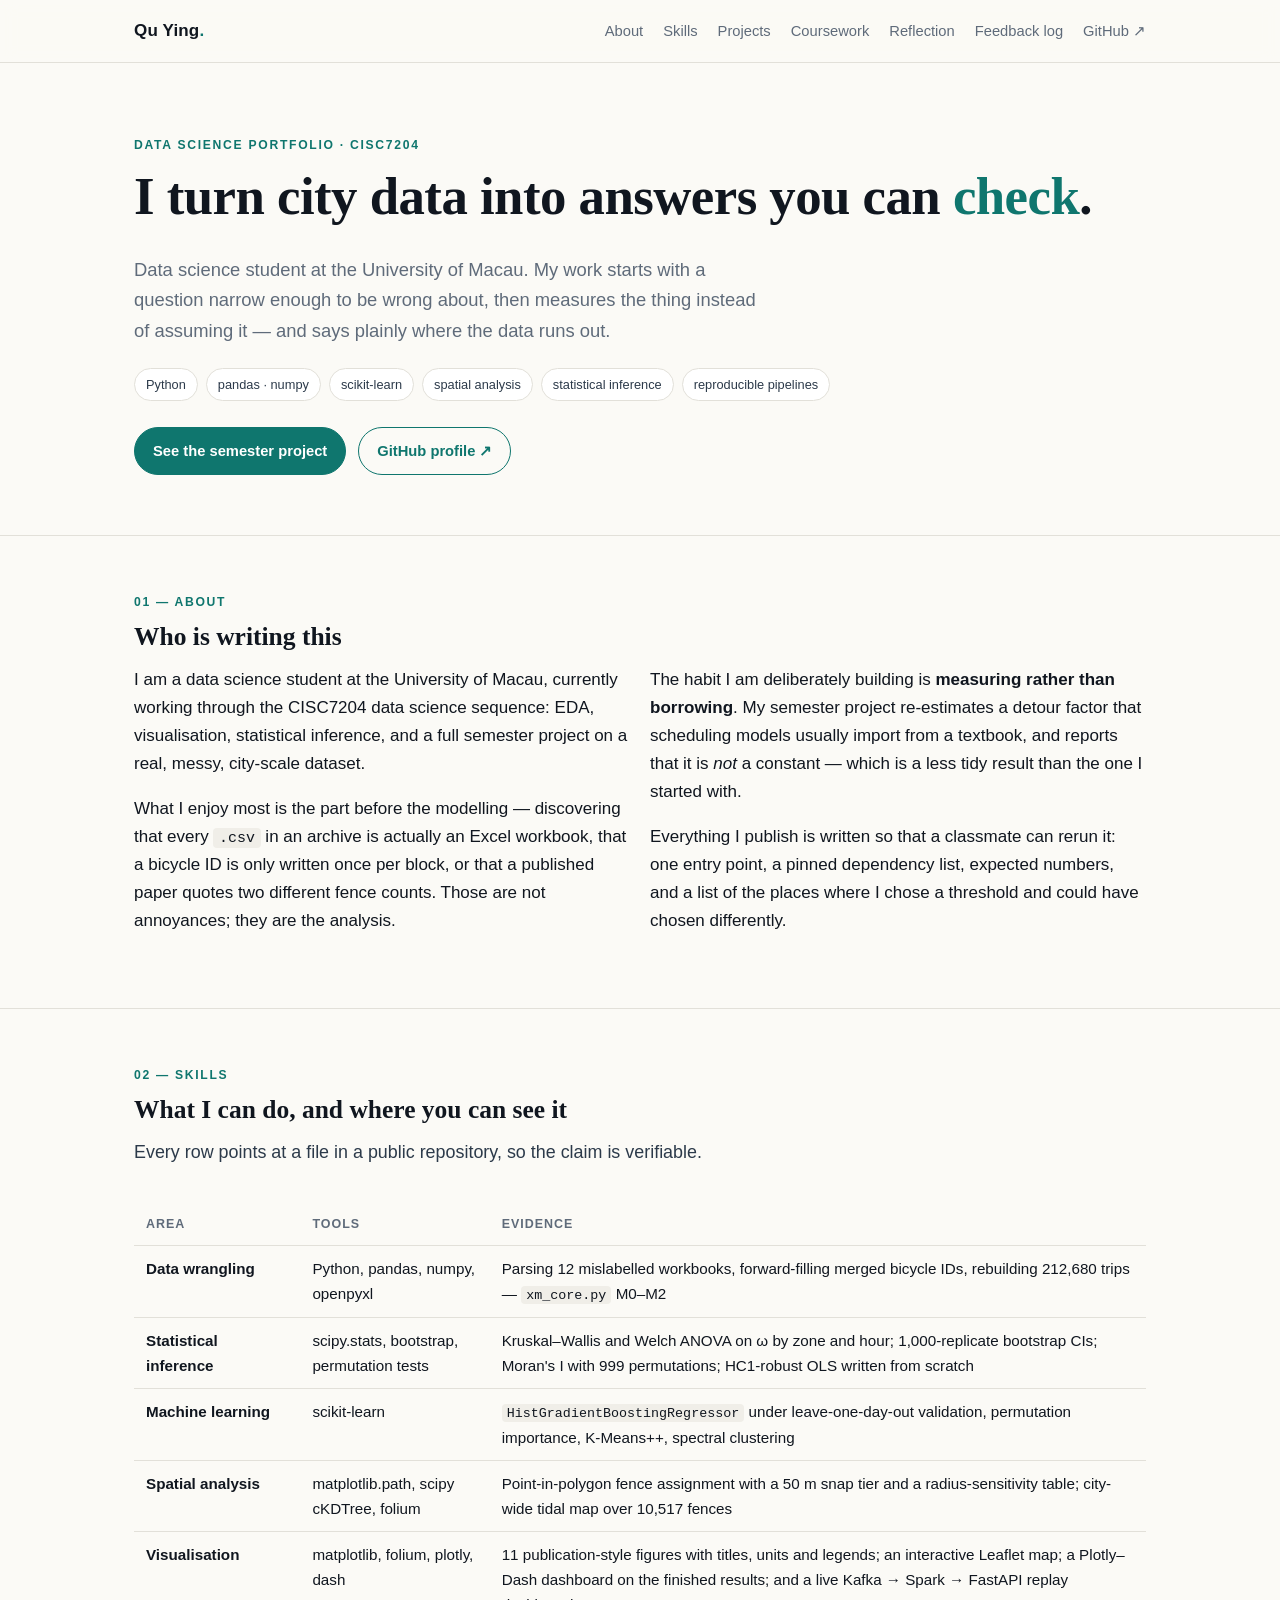
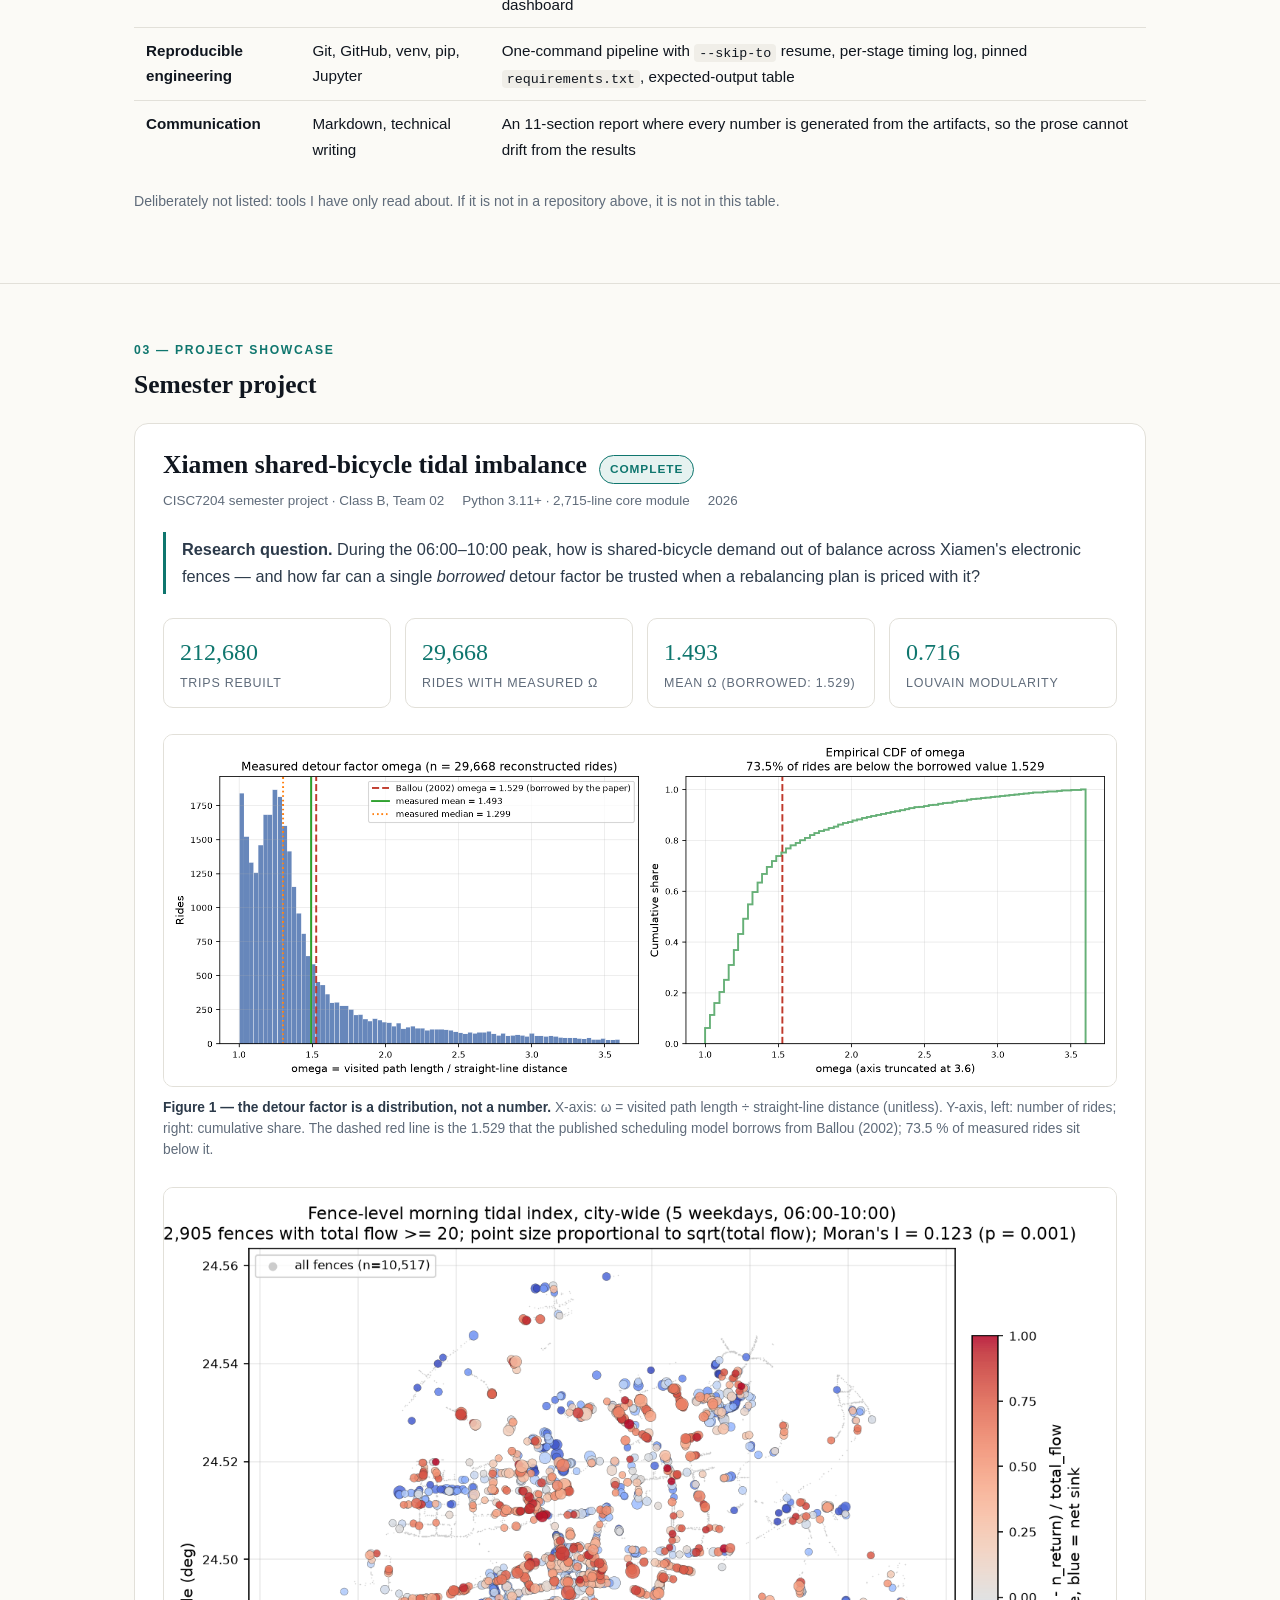
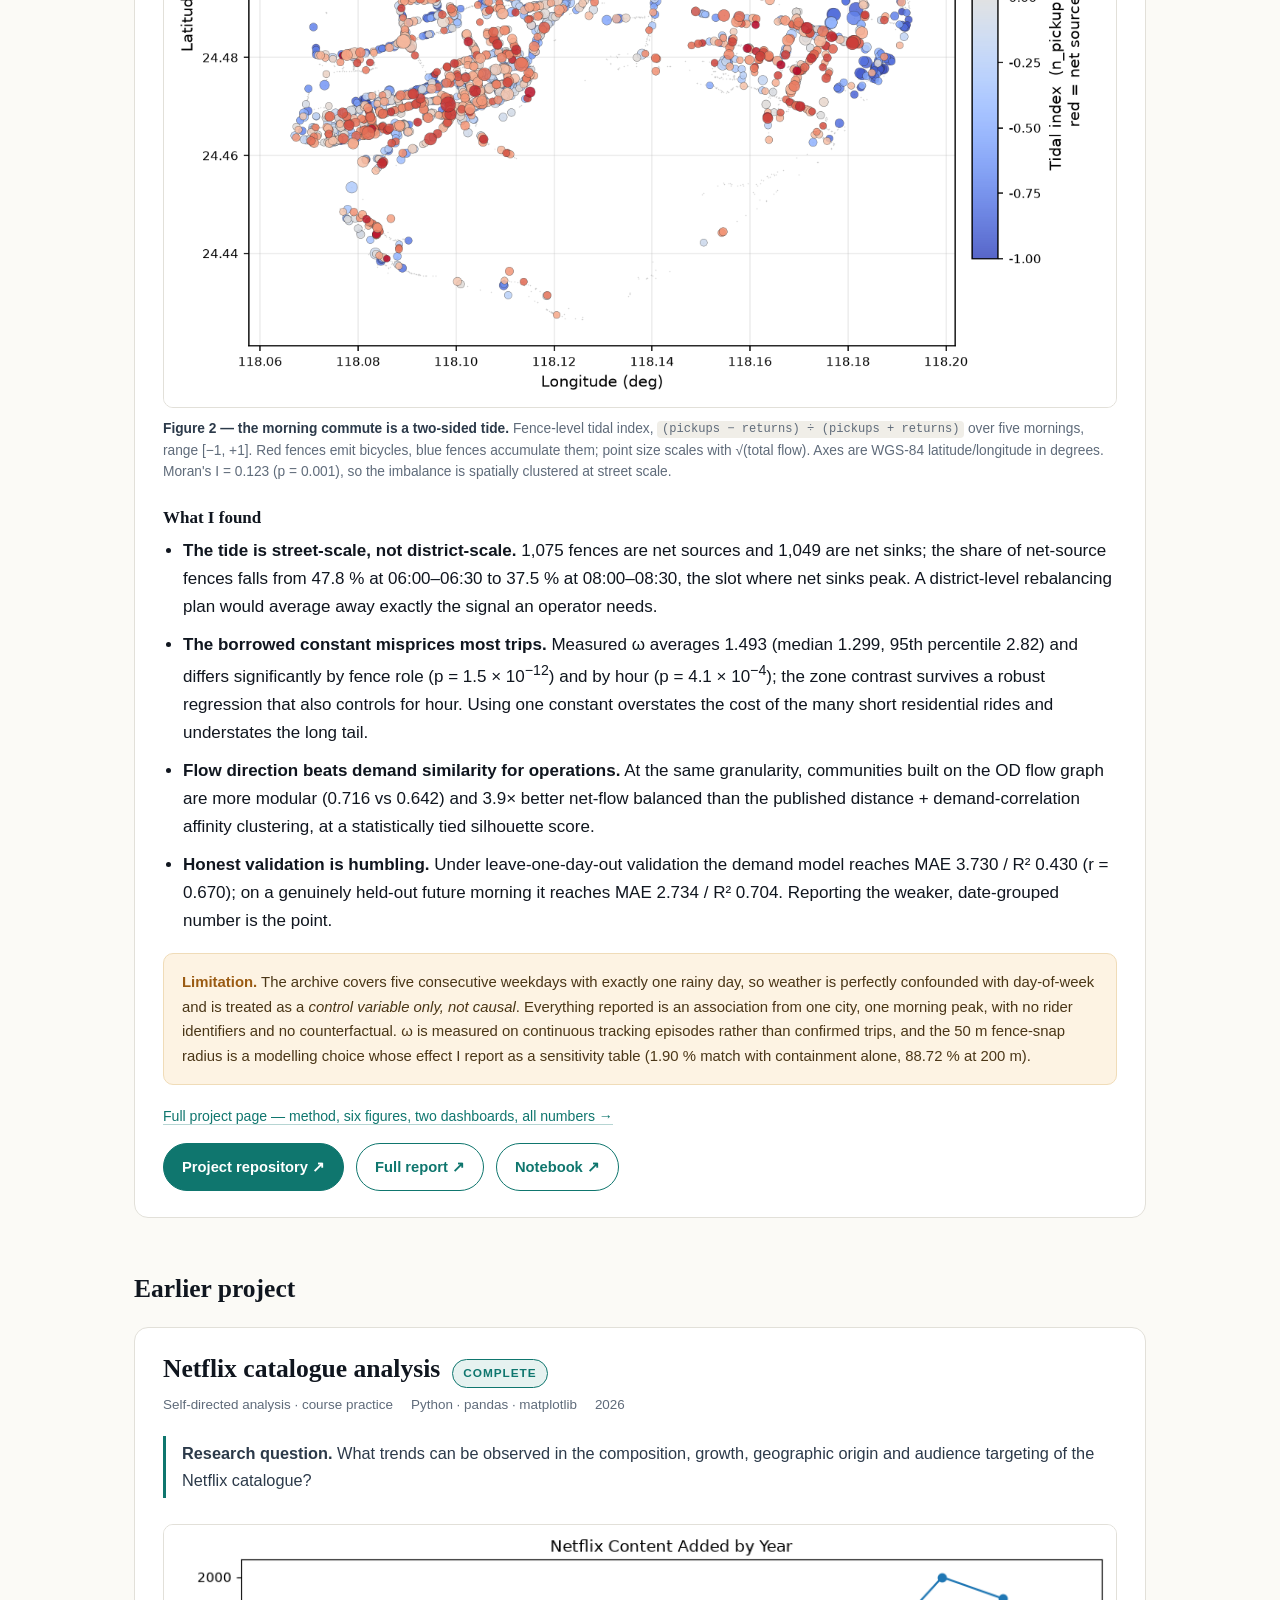
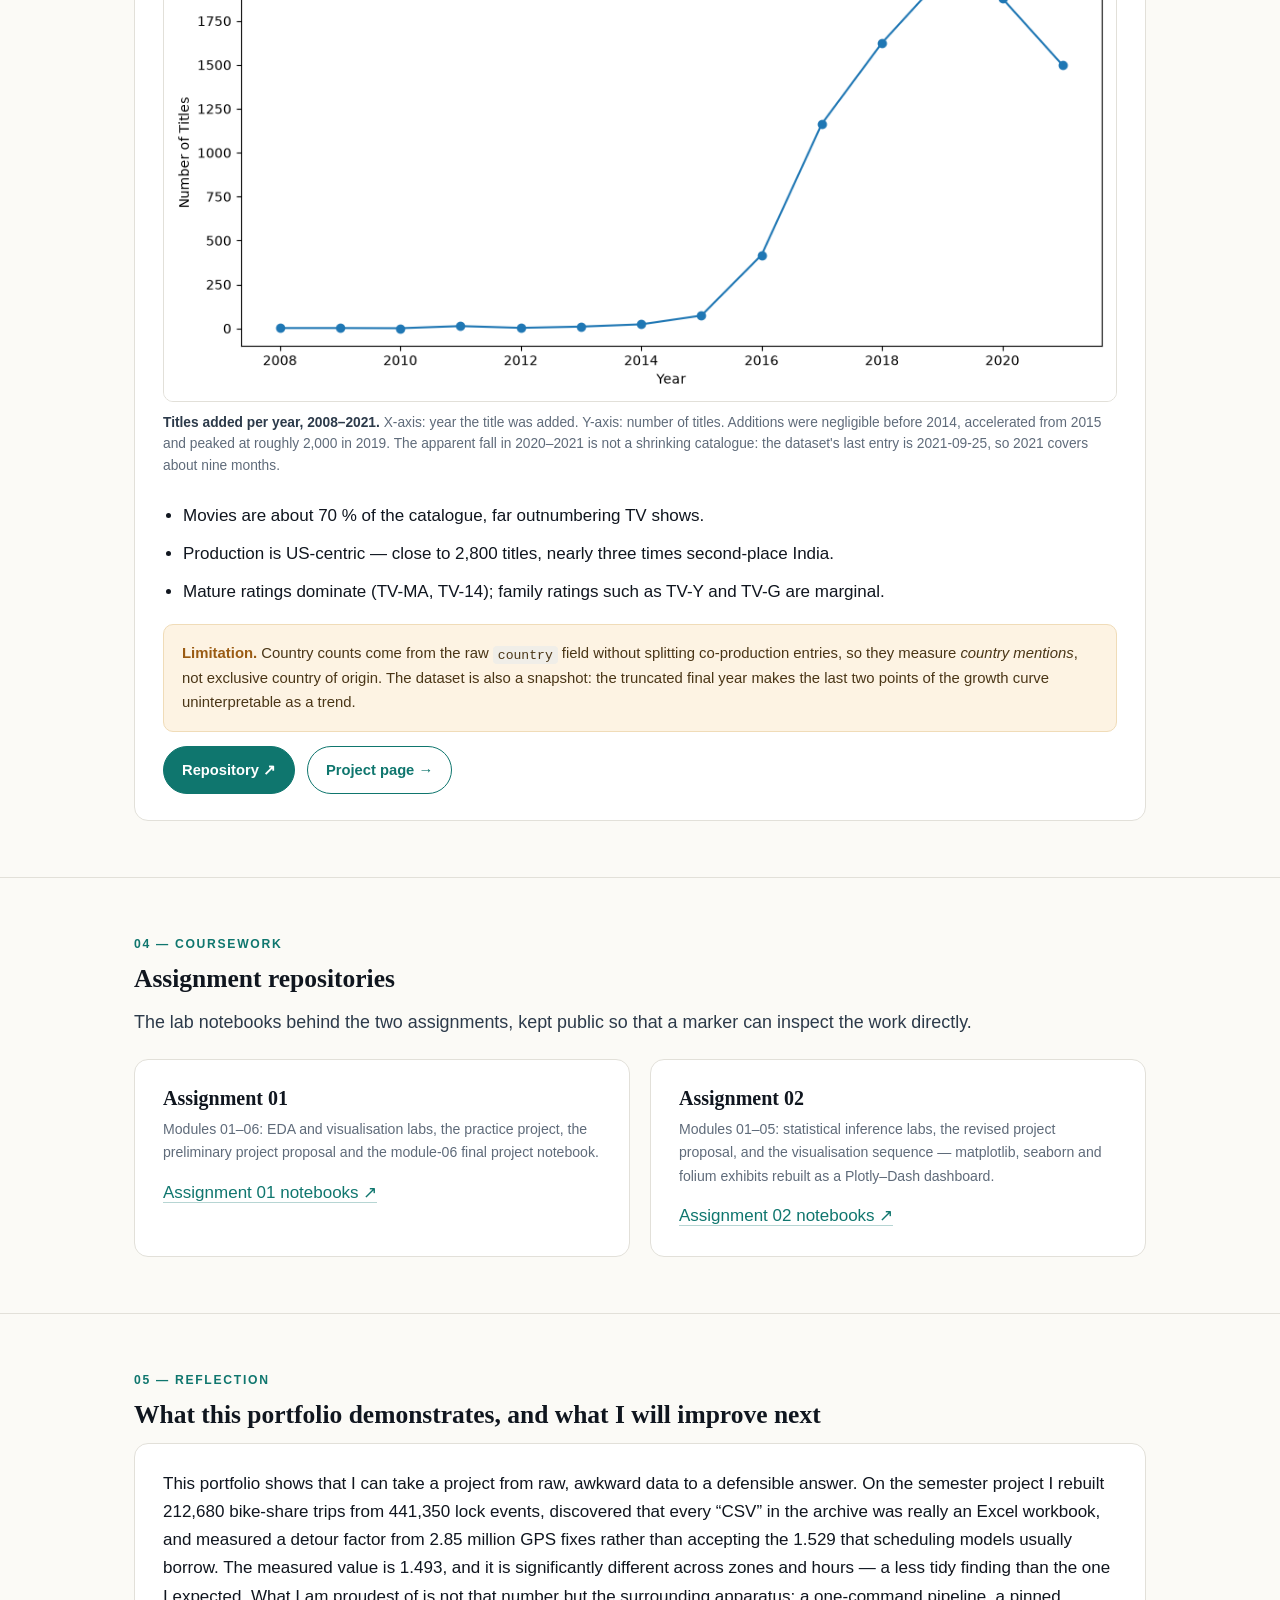
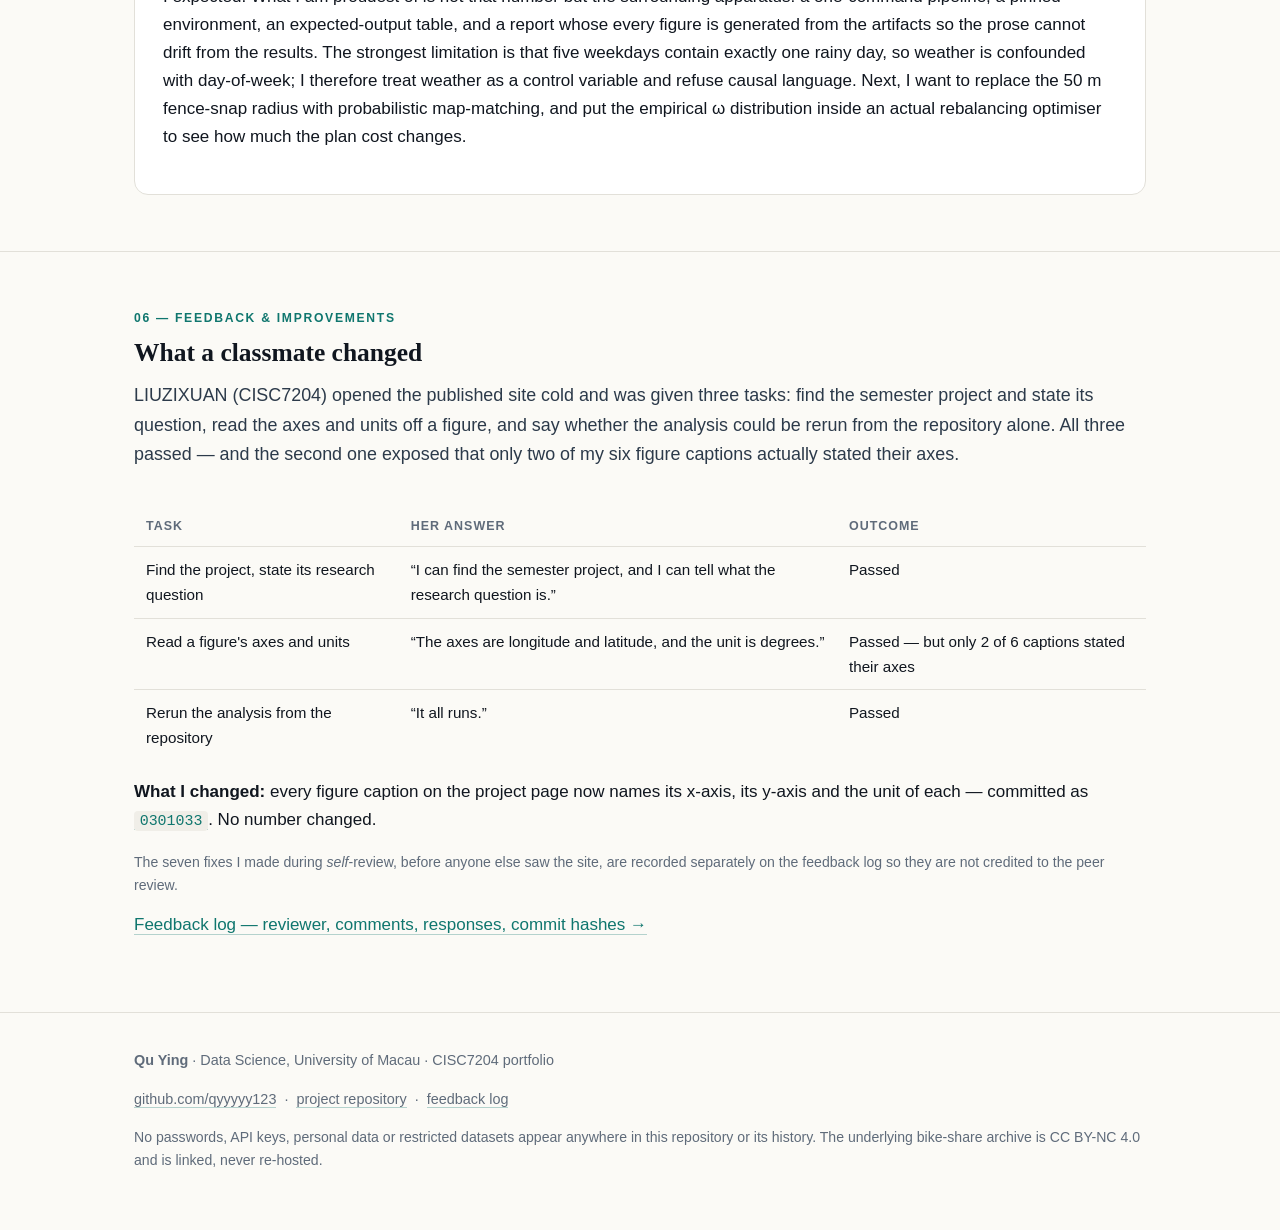
<file: index.html>
<!DOCTYPE html>
<html lang="en">
<head>
<meta charset="utf-8">
<meta name="viewport" content="width=device-width, initial-scale=1">
<meta name="theme-color" content="#fbfaf6">
<title>Qu Ying — Data Science Portfolio</title>
<meta name="description" content="Data science portfolio of Qu Ying: a measured detour factor for Xiamen bike-share rebalancing, an honest validation scheme, and the limitations that come with five mornings of GPS data.">
<meta name="author" content="Qu Ying">
<link rel="stylesheet" href="assets/css/style.css">
</head>
<body>
<a class="skip" href="#main">Skip to content</a>

<header class="site">
  <div class="wrap">
    <a class="brand" href="index.html">Qu Ying<span>.</span></a>
    <nav class="top" aria-label="Sections">
      <a href="#about">About</a>
      <a href="#skills">Skills</a>
      <a href="#projects">Projects</a>
      <a href="#coursework">Coursework</a>
      <a href="#reflection">Reflection</a>
      <a href="feedback.html">Feedback log</a>
      <a href="https://github.com/qyyyyy123" target="_blank" rel="noopener">GitHub&nbsp;↗</a>
    </nav>
  </div>
</header>

<main id="main">

  <!-- ============================ HERO ============================ -->
  <section class="hero">
    <div class="wrap hero-grid">
      <div>
        <p class="eyebrow">Data Science Portfolio · CISC7204</p>
        <h1>I turn city data into answers you can <em>check</em>.</h1>
        <p class="sub">
          Data science student at the University of Macau. My work starts with a question narrow
          enough to be wrong about, then measures the thing instead of assuming it — and says
          plainly where the data runs out.
        </p>
        <div class="tagrow">
          <span class="tag">Python</span>
          <span class="tag">pandas · numpy</span>
          <span class="tag">scikit-learn</span>
          <span class="tag">spatial analysis</span>
          <span class="tag">statistical inference</span>
          <span class="tag">reproducible pipelines</span>
        </div>
        <div class="btnrow">
          <a class="btn" href="#projects">See the semester project</a>
          <a class="btn ghost" href="https://github.com/qyyyyy123" target="_blank" rel="noopener">GitHub profile ↗</a>
        </div>
      </div>
    </div>
  </section>

  <!-- ============================ ABOUT ============================ -->
  <section id="about">
    <div class="wrap">
      <p class="eyebrow">01 — About</p>
      <h2>Who is writing this</h2>
      <div class="grid-2">
        <div>
          <p>
            I am a data science student at the University of Macau, currently working through the
            CISC7204 data science sequence: EDA, visualisation, statistical inference, and a full
            semester project on a real, messy, city-scale dataset.
          </p>
          <p>
            What I enjoy most is the part before the modelling — discovering that every
            <code>.csv</code> in an archive is actually an Excel workbook, that a bicycle ID is only
            written once per block, or that a published paper quotes two different fence counts.
            Those are not annoyances; they are the analysis.
          </p>
        </div>
        <div>
          <p>
            The habit I am deliberately building is <strong>measuring rather than borrowing</strong>.
            My semester project re-estimates a detour factor that scheduling models usually import
            from a textbook, and reports that it is <em>not</em> a constant — which is a less tidy
            result than the one I started with.
          </p>
          <p>
            Everything I publish is written so that a classmate can rerun it: one entry point, a
            pinned dependency list, expected numbers, and a list of the places where I chose a
            threshold and could have chosen differently.
          </p>
        </div>
      </div>
    </div>
  </section>

  <!-- ============================ SKILLS ============================ -->
  <section id="skills">
    <div class="wrap">
      <p class="eyebrow">02 — Skills</p>
      <h2>What I can do, and where you can see it</h2>
      <p class="lede">Every row points at a file in a public repository, so the claim is verifiable.</p>
      <div class="table-wrap">
        <table>
          <thead>
            <tr><th scope="col">Area</th><th scope="col">Tools</th><th scope="col">Evidence</th></tr>
          </thead>
          <tbody>
            <tr>
              <td><strong>Data wrangling</strong></td>
              <td>Python, pandas, numpy, openpyxl</td>
              <td>Parsing 12 mislabelled workbooks, forward-filling merged bicycle IDs, rebuilding 212,680 trips — <code>xm_core.py</code> M0–M2</td>
            </tr>
            <tr>
              <td><strong>Statistical inference</strong></td>
              <td>scipy.stats, bootstrap, permutation tests</td>
              <td>Kruskal–Wallis and Welch ANOVA on ω by zone and hour; 1,000-replicate bootstrap CIs; Moran's I with 999 permutations; HC1-robust OLS written from scratch</td>
            </tr>
            <tr>
              <td><strong>Machine learning</strong></td>
              <td>scikit-learn</td>
              <td><code>HistGradientBoostingRegressor</code> under leave-one-day-out validation, permutation importance, K-Means++, spectral clustering</td>
            </tr>
            <tr>
              <td><strong>Spatial analysis</strong></td>
              <td>matplotlib.path, scipy cKDTree, folium</td>
              <td>Point-in-polygon fence assignment with a 50 m snap tier and a radius-sensitivity table; city-wide tidal map over 10,517 fences</td>
            </tr>
            <tr>
              <td><strong>Visualisation</strong></td>
              <td>matplotlib, folium, plotly, dash</td>
              <td>11 publication-style figures with titles, units and legends; an interactive Leaflet map; a Plotly–Dash dashboard on the finished results; and a live Kafka → Spark → FastAPI replay dashboard</td>
            </tr>
            <tr>
              <td><strong>Reproducible engineering</strong></td>
              <td>Git, GitHub, venv, pip, Jupyter</td>
              <td>One-command pipeline with <code>--skip-to</code> resume, per-stage timing log, pinned <code>requirements.txt</code>, expected-output table</td>
            </tr>
            <tr>
              <td><strong>Communication</strong></td>
              <td>Markdown, technical writing</td>
              <td>An 11-section report where every number is generated from the artifacts, so the prose cannot drift from the results</td>
            </tr>
          </tbody>
        </table>
      </div>
      <p class="small">
        Deliberately not listed: tools I have only read about. If it is not in a repository above,
        it is not in this table.
      </p>
    </div>
  </section>

  <!-- ============================ PROJECTS ============================ -->
  <section id="projects">
    <div class="wrap">
      <p class="eyebrow">03 — Project showcase</p>
      <h2>Semester project</h2>

      <article class="card" style="margin-top:22px;">
        <div class="project-head">
          <h3>Xiamen shared-bicycle tidal imbalance</h3>
          <span class="status">Complete</span>
        </div>
        <p class="meta">
          <span>CISC7204 semester project · Class B, Team 02</span>
          <span>Python 3.11+ · 2,715-line core module</span>
          <span>2026</span>
        </p>

        <div class="research-q">
          <strong>Research question.</strong> During the 06:00–10:00 peak, how is shared-bicycle
          demand out of balance across Xiamen's electronic fences — and how far can a single
          <em>borrowed</em> detour factor be trusted when a rebalancing plan is priced with it?
        </div>

        <div class="kpis">
          <div class="kpi"><div class="n">212,680</div><div class="l">trips rebuilt</div></div>
          <div class="kpi"><div class="n">29,668</div><div class="l">rides with measured ω</div></div>
          <div class="kpi"><div class="n">1.493</div><div class="l">mean ω (borrowed: 1.529)</div></div>
          <div class="kpi"><div class="n">0.716</div><div class="l">Louvain modularity</div></div>
        </div>

        <figure>
          <img src="assets/img/omega-distribution.png"
               alt="Left: histogram of the measured detour factor omega for 29,668 rides, peaking near 1.2, with vertical lines marking the borrowed constant 1.529, the measured mean 1.493 and the median 1.299. Right: empirical cumulative distribution, showing that 73.5 percent of rides fall below 1.529."
               width="1875" height="690" loading="lazy" decoding="async">
          <figcaption>
            <b>Figure 1 — the detour factor is a distribution, not a number.</b> X-axis: ω =
            visited path length ÷ straight-line distance (unitless). Y-axis, left: number of rides;
            right: cumulative share. The dashed red line is the 1.529 that the published scheduling
            model borrows from Ballou (2002); 73.5 % of measured rides sit below it.
          </figcaption>
        </figure>

        <figure>
          <img src="assets/img/tidal-map.png"
               alt="Map of Xiamen showing 2,905 electronic fences coloured by morning tidal index, red for net sources and blue for net sinks, with point size proportional to total flow, and a legend for all 10,517 registered fences."
               width="1290" height="1110" loading="lazy" decoding="async">
          <figcaption>
            <b>Figure 2 — the morning commute is a two-sided tide.</b> Fence-level tidal index,
            <code>(pickups − returns) ÷ (pickups + returns)</code> over five mornings, range
            [−1, +1]. Red fences emit bicycles, blue fences accumulate them; point size scales with
            √(total flow). Axes are WGS-84 latitude/longitude in degrees. Moran's I = 0.123
            (p = 0.001), so the imbalance is spatially clustered at street scale.
          </figcaption>
        </figure>

        <h4>What I found</h4>
        <ul class="findings">
          <li>
            <strong>The tide is street-scale, not district-scale.</strong> 1,075 fences are net
            sources and 1,049 are net sinks; the share of net-source fences falls from 47.8 % at
            06:00–06:30 to 37.5 % at 08:00–08:30, the slot where net sinks peak. A district-level
            rebalancing plan would average away exactly the signal an operator needs.
          </li>
          <li>
            <strong>The borrowed constant misprices most trips.</strong> Measured ω averages 1.493
            (median 1.299, 95th percentile 2.82) and differs significantly by fence role
            (p = 1.5 × 10<sup>−12</sup>) and by hour (p = 4.1 × 10<sup>−4</sup>); the zone contrast
            survives a robust regression that also controls for hour. Using one constant overstates
            the cost of the many short residential rides and understates the long tail.
          </li>
          <li>
            <strong>Flow direction beats demand similarity for operations.</strong> At the same
            granularity, communities built on the OD flow graph are more modular (0.716 vs 0.642)
            and 3.9× better net-flow balanced than the published distance + demand-correlation
            affinity clustering, at a statistically tied silhouette score.
          </li>
          <li>
            <strong>Honest validation is humbling.</strong> Under leave-one-day-out validation the
            demand model reaches MAE 3.730 / R² 0.430 (r = 0.670); on a genuinely held-out future
            morning it reaches MAE 2.734 / R² 0.704. Reporting the weaker, date-grouped number is
            the point.
          </li>
        </ul>

        <div class="callout">
          <strong>Limitation.</strong> The archive covers five consecutive weekdays with exactly one
          rainy day, so weather is perfectly confounded with day-of-week and is treated as a
          <em>control variable only, not causal</em>. Everything reported is an association from one
          city, one morning peak, with no rider identifiers and no counterfactual. ω is measured on
          continuous tracking episodes rather than confirmed trips, and the 50 m fence-snap radius is
          a modelling choice whose effect I report as a sensitivity table (1.90 % match with
          containment alone, 88.72 % at 200 m).
        </div>

        <p class="small" style="margin-top:20px;">
          <a href="projects/xiamen.html">Full project page — method, six figures, two dashboards, all numbers →</a>
        </p>
        <div class="btnrow" style="margin-top:14px;">
          <a class="btn" href="https://github.com/qyyyyy123/cisc7204-semester-project" target="_blank" rel="noopener">Project repository ↗</a>
          <a class="btn ghost" href="https://github.com/qyyyyy123/cisc7204-semester-project/blob/main/docs/FINAL_REPORT.md" target="_blank" rel="noopener">Full report ↗</a>
          <a class="btn ghost" href="https://github.com/qyyyyy123/cisc7204-semester-project/blob/main/Xiamen_SharedBicycle_Analysis.ipynb" target="_blank" rel="noopener">Notebook ↗</a>
        </div>
      </article>

      <h2 style="margin-top:56px;">Earlier project</h2>

      <article class="card" style="margin-top:22px;">
        <div class="project-head">
          <h3>Netflix catalogue analysis</h3>
          <span class="status">Complete</span>
        </div>
        <p class="meta">
          <span>Self-directed analysis · course practice</span>
          <span>Python · pandas · matplotlib</span>
          <span>2026</span>
        </p>

        <div class="research-q">
          <strong>Research question.</strong> What trends can be observed in the composition,
          growth, geographic origin and audience targeting of the Netflix catalogue?
        </div>

        <figure>
          <img src="assets/img/netflix-titles-by-year.png"
               alt="Line chart of the number of titles added to Netflix per year from 2008 to 2021, flat before 2014, rising steeply from 2015 and peaking near 2,000 titles in 2019 before declining in 2020 and 2021."
               width="1000" height="500" loading="lazy" decoding="async">
          <figcaption>
            <b>Titles added per year, 2008–2021.</b> X-axis: year the title was added. Y-axis:
            number of titles. Additions were negligible before 2014, accelerated from 2015 and peaked
            at roughly 2,000 in 2019. The apparent fall in 2020–2021 is not a shrinking catalogue:
            the dataset's last entry is 2021-09-25, so 2021 covers about nine months.
          </figcaption>
        </figure>

        <ul class="findings">
          <li>Movies are about 70 % of the catalogue, far outnumbering TV shows.</li>
          <li>Production is US-centric — close to 2,800 titles, nearly three times second-place India.</li>
          <li>Mature ratings dominate (TV-MA, TV-14); family ratings such as TV-Y and TV-G are marginal.</li>
        </ul>

        <div class="callout">
          <strong>Limitation.</strong> Country counts come from the raw <code>country</code> field
          without splitting co-production entries, so they measure <em>country mentions</em>, not
          exclusive country of origin. The dataset is also a snapshot: the truncated final year makes
          the last two points of the growth curve uninterpretable as a trend.
        </div>

        <div class="btnrow" style="margin-top:14px;">
          <a class="btn" href="https://github.com/qyyyyy123/data-science-project" target="_blank" rel="noopener">Repository ↗</a>
          <a class="btn ghost" href="projects/netflix.html">Project page →</a>
        </div>
      </article>
    </div>
  </section>

  <!-- ============================ COURSEWORK ============================ -->
  <section id="coursework">
    <div class="wrap">
      <p class="eyebrow">04 — Coursework</p>
      <h2>Assignment repositories</h2>
      <p class="lede">
        The lab notebooks behind the two assignments, kept public so that a marker can inspect the
        work directly.
      </p>
      <div class="grid-2" style="margin-top:22px;">
        <div class="card">
          <div class="project-head"><h3 style="font-size:1.25rem;">Assignment 01</h3></div>
          <p class="small" style="margin-top:8px;">
            Modules 01–06: EDA and visualisation labs, the practice project, the preliminary project
            proposal and the module-06 final project notebook.
          </p>
          <p style="margin-bottom:0;">
            <a href="https://github.com/qyyyyy123/CISC7204-MC641326-2026GitHub/tree/main/cisc7204-Assgn01-2026-MC641326" target="_blank" rel="noopener">Assignment 01 notebooks ↗</a>
          </p>
        </div>
        <div class="card">
          <div class="project-head"><h3 style="font-size:1.25rem;">Assignment 02</h3></div>
          <p class="small" style="margin-top:8px;">
            Modules 01–05: statistical inference labs, the revised project proposal, and the
            visualisation sequence — matplotlib, seaborn and folium exhibits rebuilt as a Plotly–Dash
            dashboard.
          </p>
          <p style="margin-bottom:0;">
            <a href="https://github.com/qyyyyy123/CISC7204-MC641326-2026GitHub/tree/main/cisc7204-Assgn02-2026-MC641326" target="_blank" rel="noopener">Assignment 02 notebooks ↗</a>
          </p>
        </div>
      </div>
    </div>
  </section>

  <!-- ============================ REFLECTION ============================ -->
  <section id="reflection">
    <div class="wrap">
      <p class="eyebrow">05 — Reflection</p>
      <h2>What this portfolio demonstrates, and what I will improve next</h2>
      <div class="card">
        <p>
          This portfolio shows that I can take a project from raw, awkward data to a defensible
          answer. On the semester project I rebuilt 212,680 bike-share trips from 441,350 lock
          events, discovered that every “CSV” in the archive was really an Excel workbook, and
          measured a detour factor from 2.85 million GPS fixes rather than accepting the 1.529 that
          scheduling models usually borrow. The measured value is 1.493, and it is significantly
          different across zones and hours — a less tidy finding than the one I expected. What I am
          proudest of is not that number but the surrounding apparatus: a one-command pipeline, a
          pinned environment, an expected-output table, and a report whose every figure is generated
          from the artifacts so the prose cannot drift from the results. The strongest limitation is
          that five weekdays contain exactly one rainy day, so weather is confounded with
          day-of-week; I therefore treat weather as a control variable and refuse causal language.
          Next, I want to replace the 50 m fence-snap radius with probabilistic map-matching, and put
          the empirical ω distribution inside an actual rebalancing optimiser to see how much the
          plan cost changes.
        </p>
      </div>
    </div>
  </section>

  <!-- ============================ FEEDBACK ============================ -->
  <section id="feedback">
    <div class="wrap">
      <p class="eyebrow">06 — Feedback &amp; improvements</p>
      <h2>What a classmate changed</h2>
      <p class="lede">
        LIUZIXUAN (CISC7204) opened the published site cold and was given three tasks: find the semester
        project and state its question, read the axes and units off a figure, and say whether the
        analysis could be rerun from the repository alone. All three passed — and the second one
        exposed that only two of my six figure captions actually stated their axes.
      </p>
      <div class="table-wrap">
        <table>
          <thead>
            <tr><th scope="col">Task</th><th scope="col">Her answer</th><th scope="col">Outcome</th></tr>
          </thead>
          <tbody>
            <tr>
              <td>Find the project, state its research question</td>
              <td>“I can find the semester project, and I can tell what the research question is.”</td>
              <td>Passed</td>
            </tr>
            <tr>
              <td>Read a figure's axes and units</td>
              <td>“The axes are longitude and latitude, and the unit is degrees.”</td>
              <td>Passed — but only 2 of 6 captions stated their axes</td>
            </tr>
            <tr>
              <td>Rerun the analysis from the repository</td>
              <td>“It all runs.”</td>
              <td>Passed</td>
            </tr>
          </tbody>
        </table>
      </div>
      <p>
        <strong>What I changed:</strong> every figure caption on the project page now names its x-axis,
        its y-axis and the unit of each — committed as
        <a href="https://github.com/qyyyyy123/data-science-portfolio/commit/0301033" target="_blank" rel="noopener"><code>0301033</code></a>.
        No number changed.
      </p>
      <p class="small">
        The seven fixes I made during <em>self</em>-review, before anyone else saw the site, are recorded
        separately on the feedback log so they are not credited to the peer review.
      </p>
      <p><a href="feedback.html">Feedback log — reviewer, comments, responses, commit hashes →</a></p>
    </div>
  </section>

</main>

<footer class="site">
  <div class="wrap">
    <p>
      <strong>Qu Ying</strong> · Data Science, University of Macau · CISC7204 portfolio
    </p>
    <p>
      <a href="https://github.com/qyyyyy123" target="_blank" rel="noopener">github.com/qyyyyy123</a>
      &nbsp;·&nbsp;
      <a href="https://github.com/qyyyyy123/cisc7204-semester-project" target="_blank" rel="noopener">project repository</a>
      &nbsp;·&nbsp;
      <a href="feedback.html">feedback log</a>
    </p>
    <p class="small">
      No passwords, API keys, personal data or restricted datasets appear anywhere in this
      repository or its history. The underlying bike-share archive is CC BY-NC 4.0 and is linked,
      never re-hosted.
    </p>
  </div>
</footer>

</body>
</html>
</file>
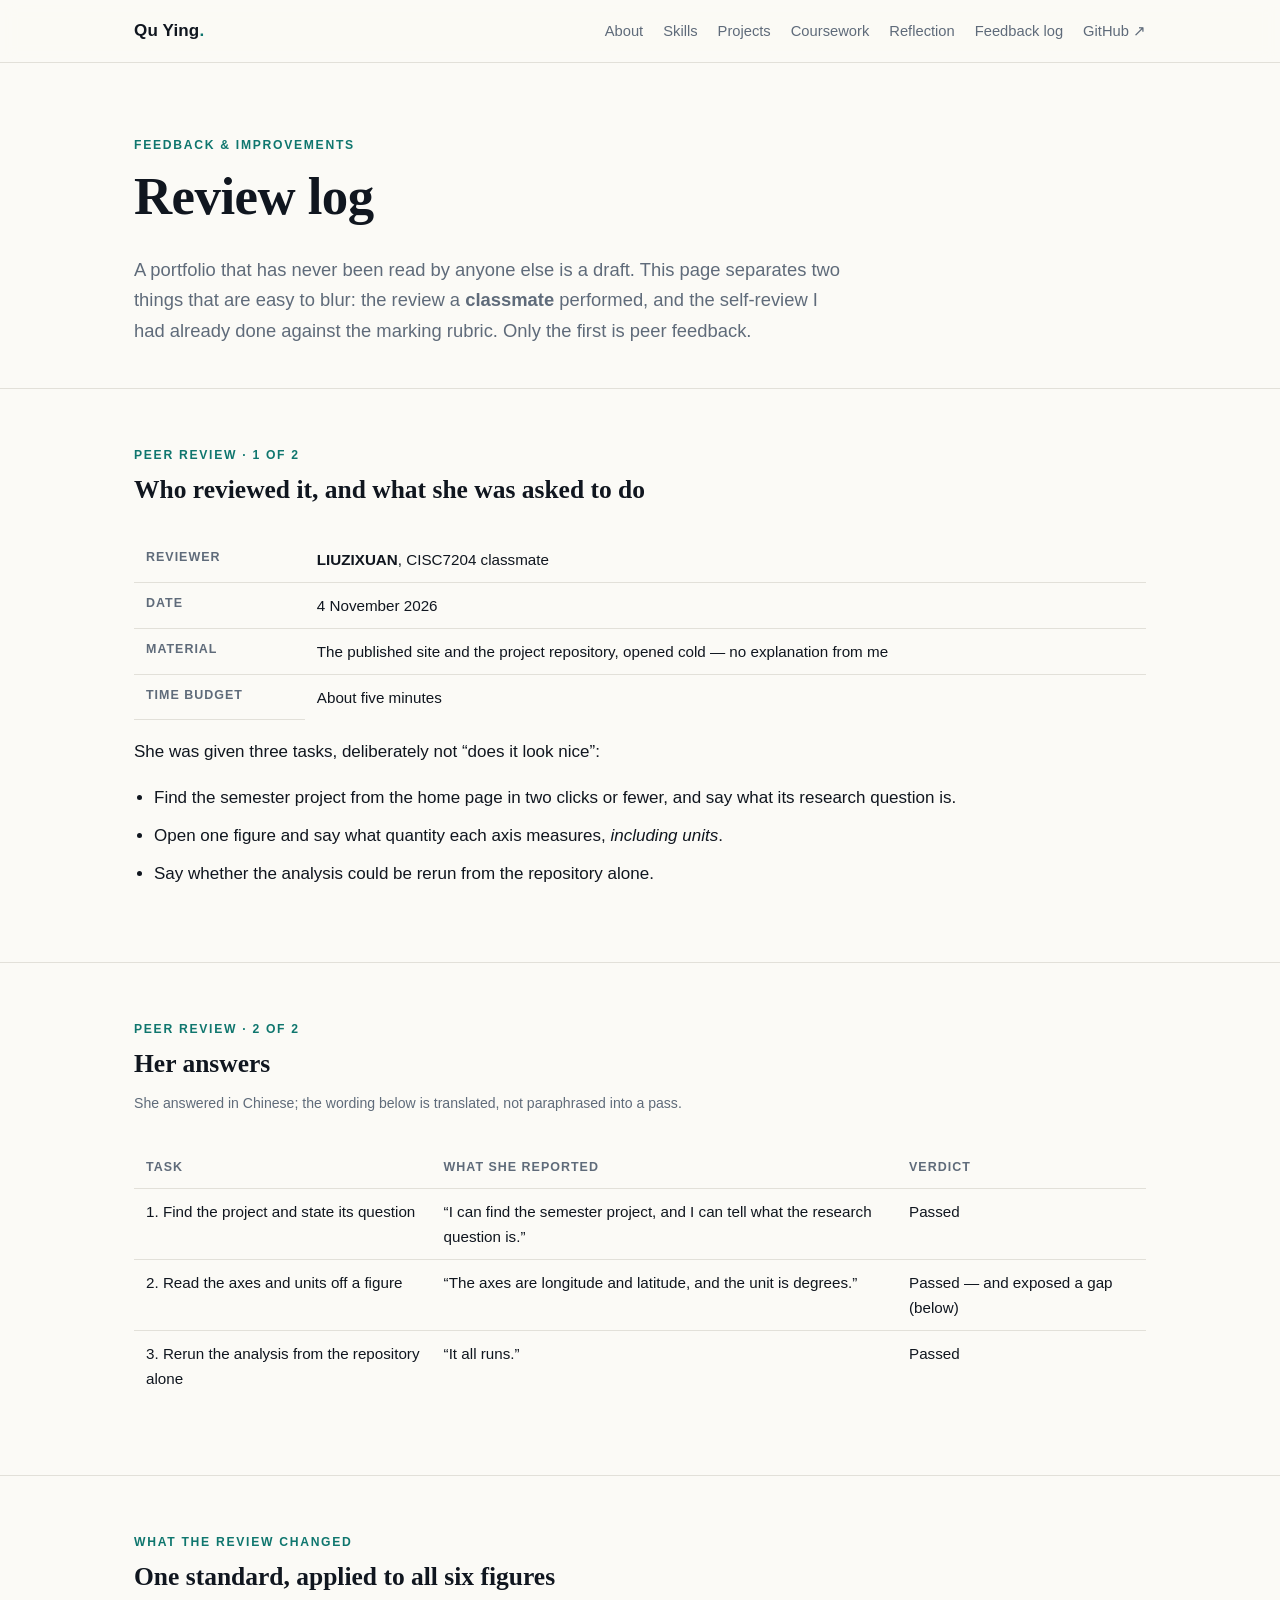
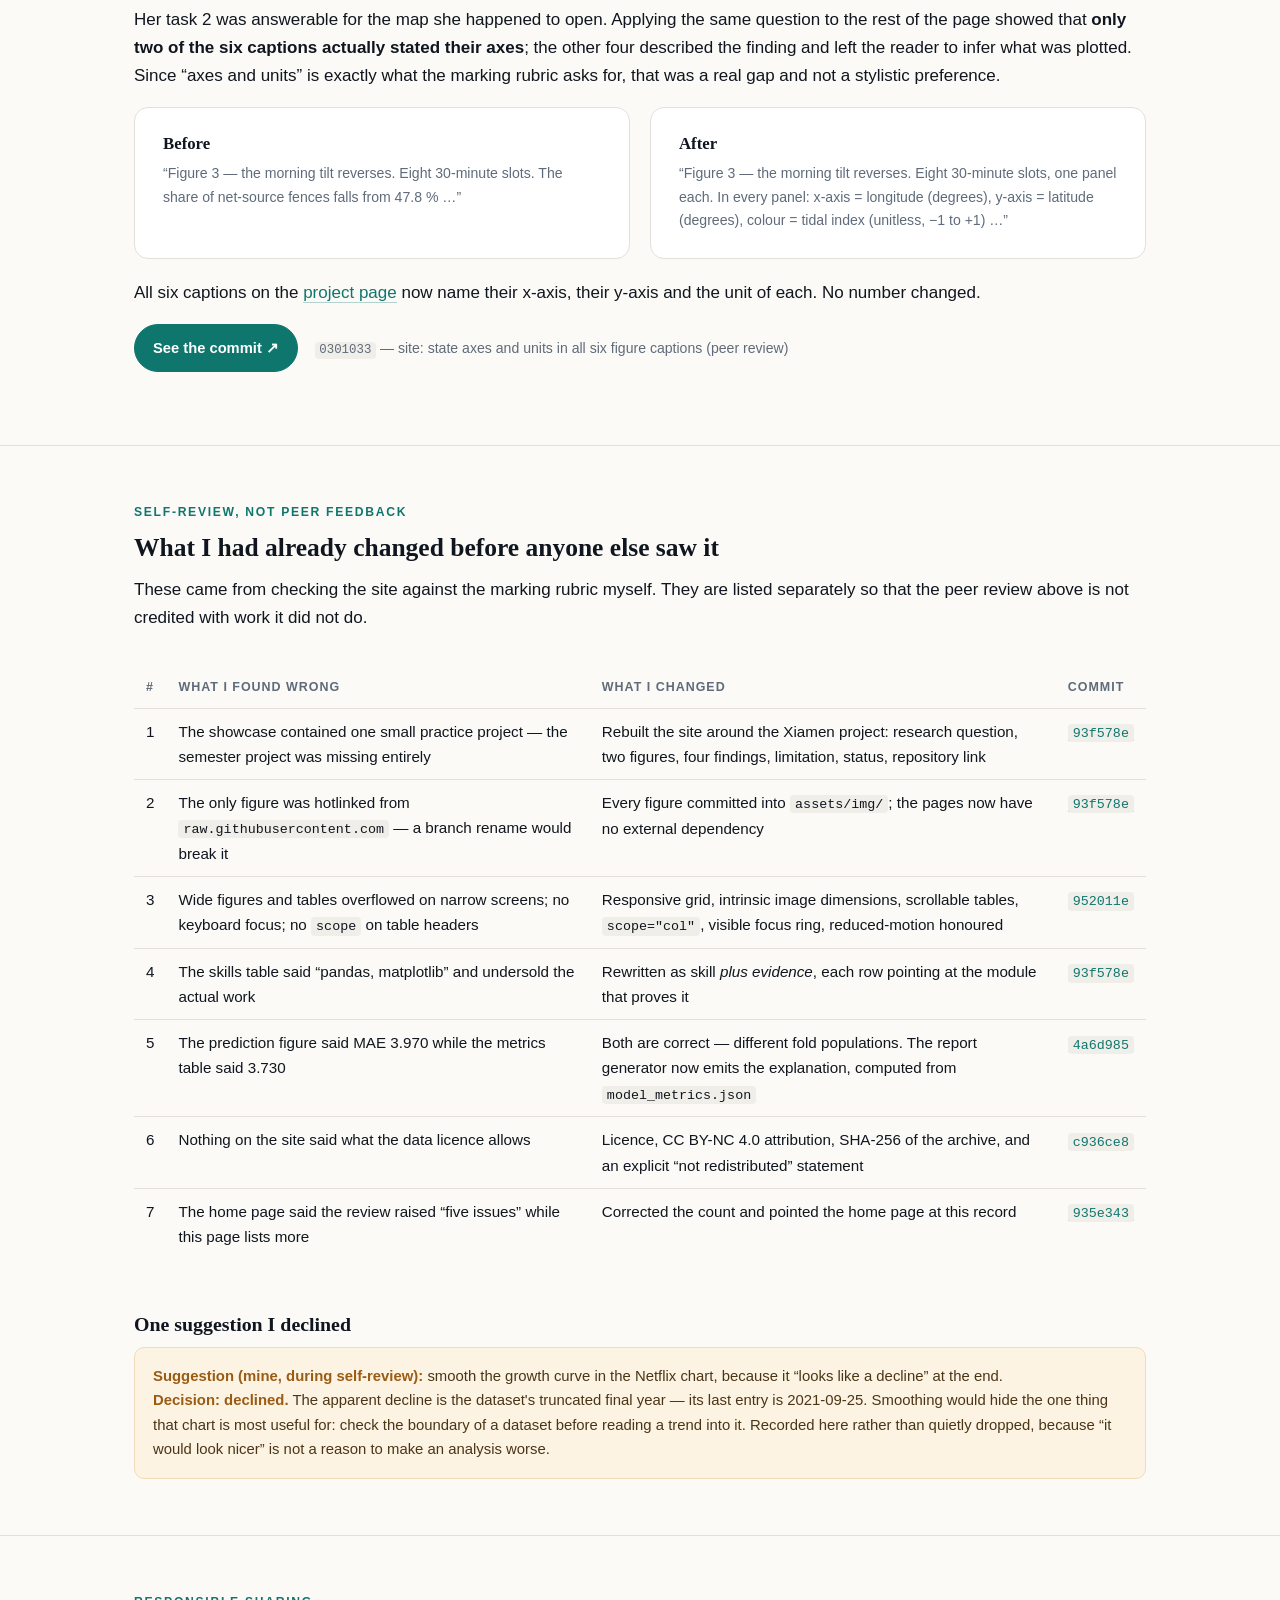
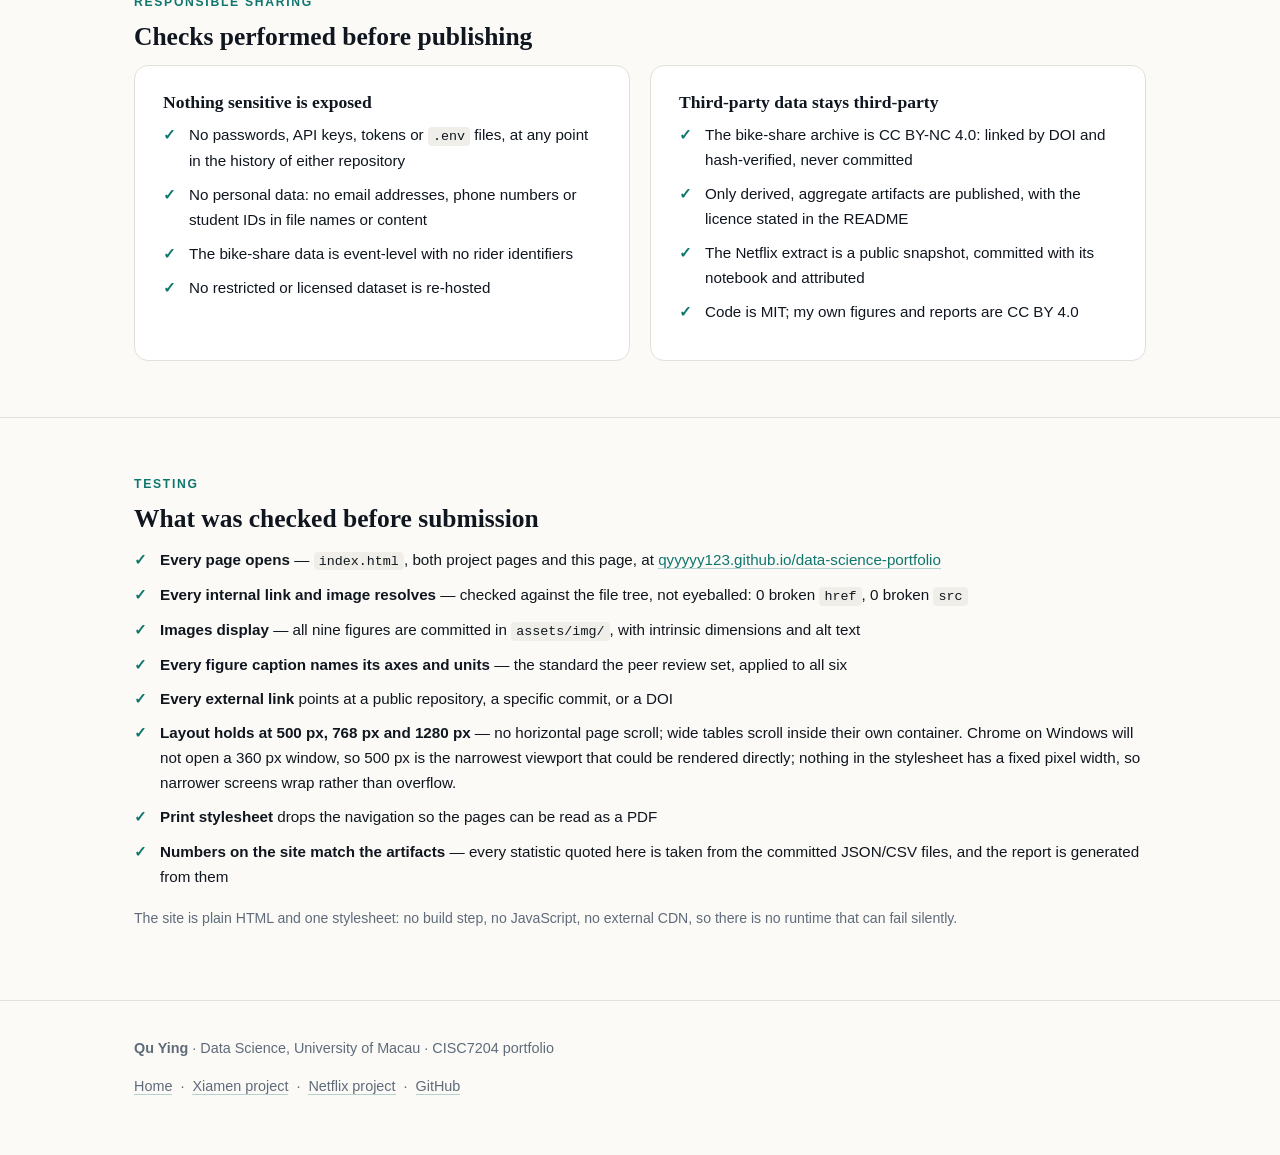
<file: feedback.html>
<!DOCTYPE html>
<html lang="en">
<head>
<meta charset="utf-8">
<meta name="viewport" content="width=device-width, initial-scale=1">
<meta name="theme-color" content="#fbfaf6">
<title>Feedback log — Qu Ying</title>
<meta name="description" content="The review log for this portfolio: a CISC7204 classmate's three checks, the improvement they produced, the earlier self-review, and the responsible-sharing checks performed before publication.">
<link rel="stylesheet" href="assets/css/style.css">
</head>
<body>
<a class="skip" href="#main">Skip to content</a>

<header class="site">
  <div class="wrap">
    <a class="brand" href="index.html">Qu Ying<span>.</span></a>
    <nav class="top" aria-label="Sections">
      <a href="index.html#about">About</a>
      <a href="index.html#skills">Skills</a>
      <a href="index.html#projects">Projects</a>
      <a href="index.html#coursework">Coursework</a>
      <a href="index.html#reflection">Reflection</a>
      <a href="feedback.html">Feedback log</a>
      <a href="https://github.com/qyyyyy123" target="_blank" rel="noopener">GitHub&nbsp;↗</a>
    </nav>
  </div>
</header>

<main id="main">
  <section class="hero" style="padding-bottom:24px;">
    <div class="wrap">
      <p class="eyebrow">Feedback &amp; improvements</p>
      <h1>Review log</h1>
      <p class="sub" style="max-width:70ch;">
        A portfolio that has never been read by anyone else is a draft. This page separates two things
        that are easy to blur: the review a <strong>classmate</strong> performed, and the self-review I
        had already done against the marking rubric. Only the first is peer feedback.
      </p>
    </div>
  </section>

  <!-- ============================ PEER REVIEW: WHO ============================ -->
  <section>
    <div class="wrap">
      <p class="eyebrow">Peer review · 1 of 2</p>
      <h2>Who reviewed it, and what she was asked to do</h2>
      <div class="table-wrap">
        <table>
          <tbody>
            <tr>
              <th scope="row">Reviewer</th>
              <td><strong>LIUZIXUAN</strong>, CISC7204 classmate</td>
            </tr>
            <tr>
              <th scope="row">Date</th>
              <td>4 November 2026</td>
            </tr>
            <tr>
              <th scope="row">Material</th>
              <td>The published site and the project repository, opened cold — no explanation from me</td>
            </tr>
            <tr>
              <th scope="row">Time budget</th>
              <td>About five minutes</td>
            </tr>
          </tbody>
        </table>
      </div>
      <p>She was given three tasks, deliberately not “does it look nice”:</p>
      <ul class="findings">
        <li>Find the semester project from the home page in two clicks or fewer, and say what its research question is.</li>
        <li>Open one figure and say what quantity each axis measures, <em>including units</em>.</li>
        <li>Say whether the analysis could be rerun from the repository alone.</li>
      </ul>
    </div>
  </section>

  <!-- ============================ PEER REVIEW: ANSWERS ============================ -->
  <section>
    <div class="wrap">
      <p class="eyebrow">Peer review · 2 of 2</p>
      <h2>Her answers</h2>
      <p class="small">She answered in Chinese; the wording below is translated, not paraphrased into a pass.</p>
      <div class="table-wrap">
        <table>
          <thead>
            <tr><th scope="col">Task</th><th scope="col">What she reported</th><th scope="col">Verdict</th></tr>
          </thead>
          <tbody>
            <tr>
              <td>1. Find the project and state its question</td>
              <td>“I can find the semester project, and I can tell what the research question is.”</td>
              <td>Passed</td>
            </tr>
            <tr>
              <td>2. Read the axes and units off a figure</td>
              <td>“The axes are longitude and latitude, and the unit is degrees.”</td>
              <td>Passed — and exposed a gap (below)</td>
            </tr>
            <tr>
              <td>3. Rerun the analysis from the repository alone</td>
              <td>“It all runs.”</td>
              <td>Passed</td>
            </tr>
          </tbody>
        </table>
      </div>
    </div>
  </section>

  <!-- ============================ WHAT CHANGED ============================ -->
  <section>
    <div class="wrap">
      <p class="eyebrow">What the review changed</p>
      <h2>One standard, applied to all six figures</h2>
      <p>
        Her task 2 was answerable for the map she happened to open. Applying the same question to the
        rest of the page showed that <strong>only two of the six captions actually stated their
        axes</strong>; the other four described the finding and left the reader to infer what was
        plotted. Since “axes and units” is exactly what the marking rubric asks for, that was a real
        gap and not a stylistic preference.
      </p>
      <div class="grid-2">
        <div class="card">
          <h3 style="font-size:1.05rem;">Before</h3>
          <p class="small" style="margin-bottom:0;">
            “Figure 3 — the morning tilt reverses. Eight 30-minute slots. The share of net-source
            fences falls from 47.8 % …”
          </p>
        </div>
        <div class="card">
          <h3 style="font-size:1.05rem;">After</h3>
          <p class="small" style="margin-bottom:0;">
            “Figure 3 — the morning tilt reverses. Eight 30-minute slots, one panel each. In every
            panel: x-axis = longitude (degrees), y-axis = latitude (degrees), colour = tidal index
            (unitless, −1 to +1) …”
          </p>
        </div>
      </div>
      <p style="margin-top:20px;">
        All six captions on the
        <a href="projects/xiamen.html">project page</a> now name their x-axis, their y-axis and the
        unit of each. No number changed.
      </p>
      <p>
        <a class="btn" href="https://github.com/qyyyyy123/data-science-portfolio/commit/0301033" target="_blank" rel="noopener">See the commit ↗</a>
        <span class="small" style="margin-left:12px;"><code>0301033</code> — site: state axes and units in all six figure captions (peer review)</span>
      </p>
    </div>
  </section>

  <!-- ============================ SELF REVIEW ============================ -->
  <section>
    <div class="wrap">
      <p class="eyebrow">Self-review, not peer feedback</p>
      <h2>What I had already changed before anyone else saw it</h2>
      <p>
        These came from checking the site against the marking rubric myself. They are listed separately
        so that the peer review above is not credited with work it did not do.
      </p>
      <div class="table-wrap">
        <table>
          <thead>
            <tr><th scope="col">#</th><th scope="col">What I found wrong</th><th scope="col">What I changed</th><th scope="col">Commit</th></tr>
          </thead>
          <tbody>
            <tr>
              <td>1</td>
              <td>The showcase contained one small practice project — the semester project was missing entirely</td>
              <td>Rebuilt the site around the Xiamen project: research question, two figures, four findings, limitation, status, repository link</td>
              <td><a href="https://github.com/qyyyyy123/data-science-portfolio/commit/93f578e" target="_blank" rel="noopener"><code>93f578e</code></a></td>
            </tr>
            <tr>
              <td>2</td>
              <td>The only figure was hotlinked from <code>raw.githubusercontent.com</code> — a branch rename would break it</td>
              <td>Every figure committed into <code>assets/img/</code>; the pages now have no external dependency</td>
              <td><a href="https://github.com/qyyyyy123/data-science-portfolio/commit/93f578e" target="_blank" rel="noopener"><code>93f578e</code></a></td>
            </tr>
            <tr>
              <td>3</td>
              <td>Wide figures and tables overflowed on narrow screens; no keyboard focus; no <code>scope</code> on table headers</td>
              <td>Responsive grid, intrinsic image dimensions, scrollable tables, <code>scope="col"</code>, visible focus ring, reduced-motion honoured</td>
              <td><a href="https://github.com/qyyyyy123/data-science-portfolio/commit/952011e" target="_blank" rel="noopener"><code>952011e</code></a></td>
            </tr>
            <tr>
              <td>4</td>
              <td>The skills table said “pandas, matplotlib” and undersold the actual work</td>
              <td>Rewritten as skill <em>plus evidence</em>, each row pointing at the module that proves it</td>
              <td><a href="https://github.com/qyyyyy123/data-science-portfolio/commit/93f578e" target="_blank" rel="noopener"><code>93f578e</code></a></td>
            </tr>
            <tr>
              <td>5</td>
              <td>The prediction figure said MAE 3.970 while the metrics table said 3.730</td>
              <td>Both are correct — different fold populations. The report generator now emits the explanation, computed from <code>model_metrics.json</code></td>
              <td><a href="https://github.com/qyyyyy123/cisc7204-semester-project/commit/4a6d985" target="_blank" rel="noopener"><code>4a6d985</code></a></td>
            </tr>
            <tr>
              <td>6</td>
              <td>Nothing on the site said what the data licence allows</td>
              <td>Licence, CC BY-NC 4.0 attribution, SHA-256 of the archive, and an explicit “not redistributed” statement</td>
              <td><a href="https://github.com/qyyyyy123/cisc7204-semester-project/commit/c936ce8" target="_blank" rel="noopener"><code>c936ce8</code></a></td>
            </tr>
            <tr>
              <td>7</td>
              <td>The home page said the review raised “five issues” while this page lists more</td>
              <td>Corrected the count and pointed the home page at this record</td>
              <td><a href="https://github.com/qyyyyy123/data-science-portfolio/commit/935e343" target="_blank" rel="noopener"><code>935e343</code></a></td>
            </tr>
          </tbody>
        </table>
      </div>

      <h3 style="margin-top:36px;">One suggestion I declined</h3>
      <div class="callout">
        <strong>Suggestion (mine, during self-review):</strong> smooth the growth curve in the Netflix
        chart, because it “looks like a decline” at the end.<br>
        <strong>Decision: declined.</strong> The apparent decline is the dataset's truncated final year
        — its last entry is 2021-09-25. Smoothing would hide the one thing that chart is most useful
        for: check the boundary of a dataset before reading a trend into it. Recorded here rather than
        quietly dropped, because “it would look nicer” is not a reason to make an analysis worse.
      </div>
    </div>
  </section>

  <!-- ============================ RESPONSIBLE SHARING ============================ -->
  <section>
    <div class="wrap">
      <p class="eyebrow">Responsible sharing</p>
      <h2>Checks performed before publishing</h2>
      <div class="grid-2">
        <div class="card">
          <h3 style="font-size:1.1rem;">Nothing sensitive is exposed</h3>
          <ul class="checklist">
            <li>No passwords, API keys, tokens or <code>.env</code> files, at any point in the history of either repository</li>
            <li>No personal data: no email addresses, phone numbers or student IDs in file names or content</li>
            <li>The bike-share data is event-level with no rider identifiers</li>
            <li>No restricted or licensed dataset is re-hosted</li>
          </ul>
        </div>
        <div class="card">
          <h3 style="font-size:1.1rem;">Third-party data stays third-party</h3>
          <ul class="checklist">
            <li>The bike-share archive is CC BY-NC 4.0: linked by DOI and hash-verified, never committed</li>
            <li>Only derived, aggregate artifacts are published, with the licence stated in the README</li>
            <li>The Netflix extract is a public snapshot, committed with its notebook and attributed</li>
            <li>Code is MIT; my own figures and reports are CC BY 4.0</li>
          </ul>
        </div>
      </div>
    </div>
  </section>

  <!-- ============================ TESTING ============================ -->
  <section>
    <div class="wrap">
      <p class="eyebrow">Testing</p>
      <h2>What was checked before submission</h2>
      <ul class="checklist">
        <li><strong>Every page opens</strong> — <code>index.html</code>, both project pages and this page, at
          <a href="https://qyyyyy123.github.io/data-science-portfolio/" target="_blank" rel="noopener">qyyyyy123.github.io/data-science-portfolio</a></li>
        <li><strong>Every internal link and image resolves</strong> — checked against the file tree, not eyeballed: 0 broken <code>href</code>, 0 broken <code>src</code></li>
        <li><strong>Images display</strong> — all nine figures are committed in <code>assets/img/</code>, with intrinsic dimensions and alt text</li>
        <li><strong>Every figure caption names its axes and units</strong> — the standard the peer review set, applied to all six</li>
        <li><strong>Every external link</strong> points at a public repository, a specific commit, or a DOI</li>
        <li><strong>Layout holds at 500 px, 768 px and 1280 px</strong> — no horizontal page scroll; wide tables scroll inside their own container. Chrome on Windows will not open a 360 px window, so 500 px is the narrowest viewport that could be rendered directly; nothing in the stylesheet has a fixed pixel width, so narrower screens wrap rather than overflow.</li>
        <li><strong>Print stylesheet</strong> drops the navigation so the pages can be read as a PDF</li>
        <li><strong>Numbers on the site match the artifacts</strong> — every statistic quoted here is taken from the committed JSON/CSV files, and the report is generated from them</li>
      </ul>
      <p class="small" style="margin-top:18px;">
        The site is plain HTML and one stylesheet: no build step, no JavaScript, no external CDN, so
        there is no runtime that can fail silently.
      </p>
    </div>
  </section>
</main>

<footer class="site">
  <div class="wrap">
    <p><strong>Qu Ying</strong> · Data Science, University of Macau · CISC7204 portfolio</p>
    <p>
      <a href="index.html">Home</a> &nbsp;·&nbsp;
      <a href="projects/xiamen.html">Xiamen project</a> &nbsp;·&nbsp;
      <a href="projects/netflix.html">Netflix project</a> &nbsp;·&nbsp;
      <a href="https://github.com/qyyyyy123" target="_blank" rel="noopener">GitHub</a>
    </p>
  </div>
</footer>

</body>
</html>
</file>
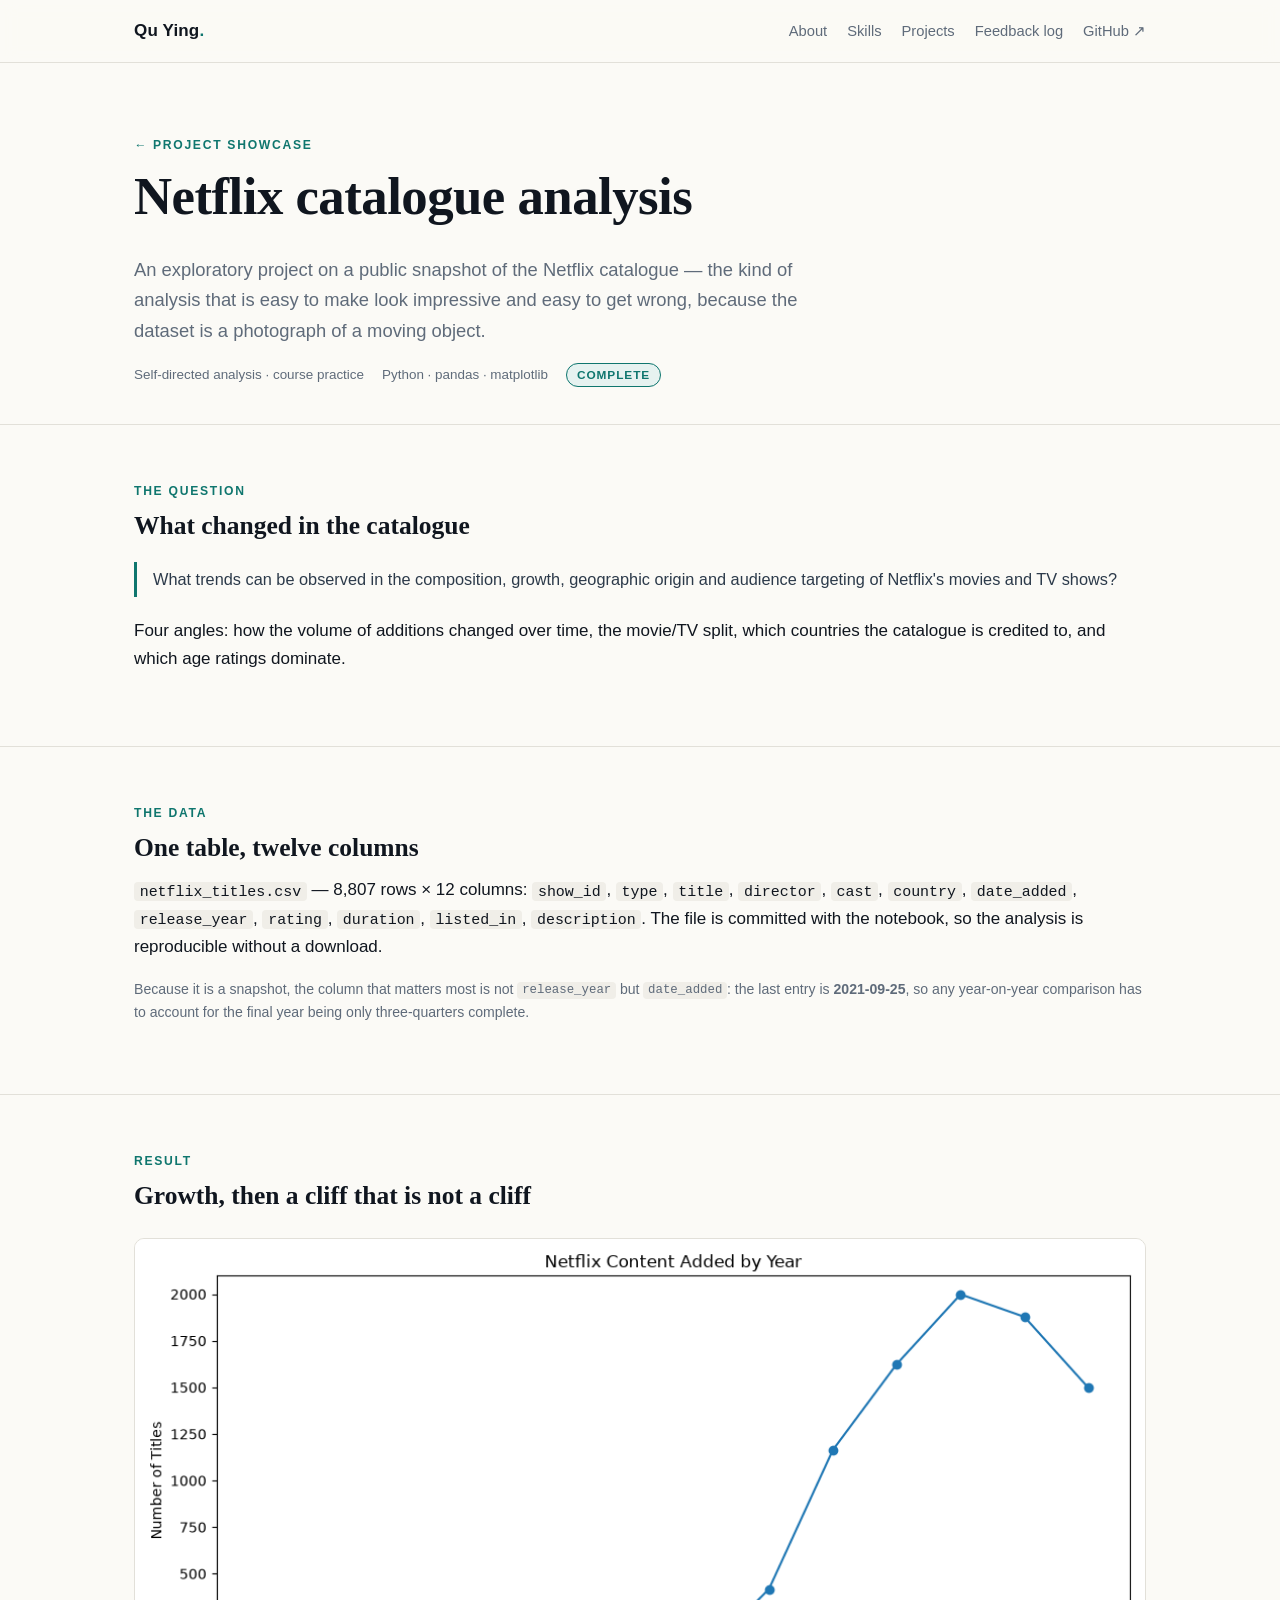
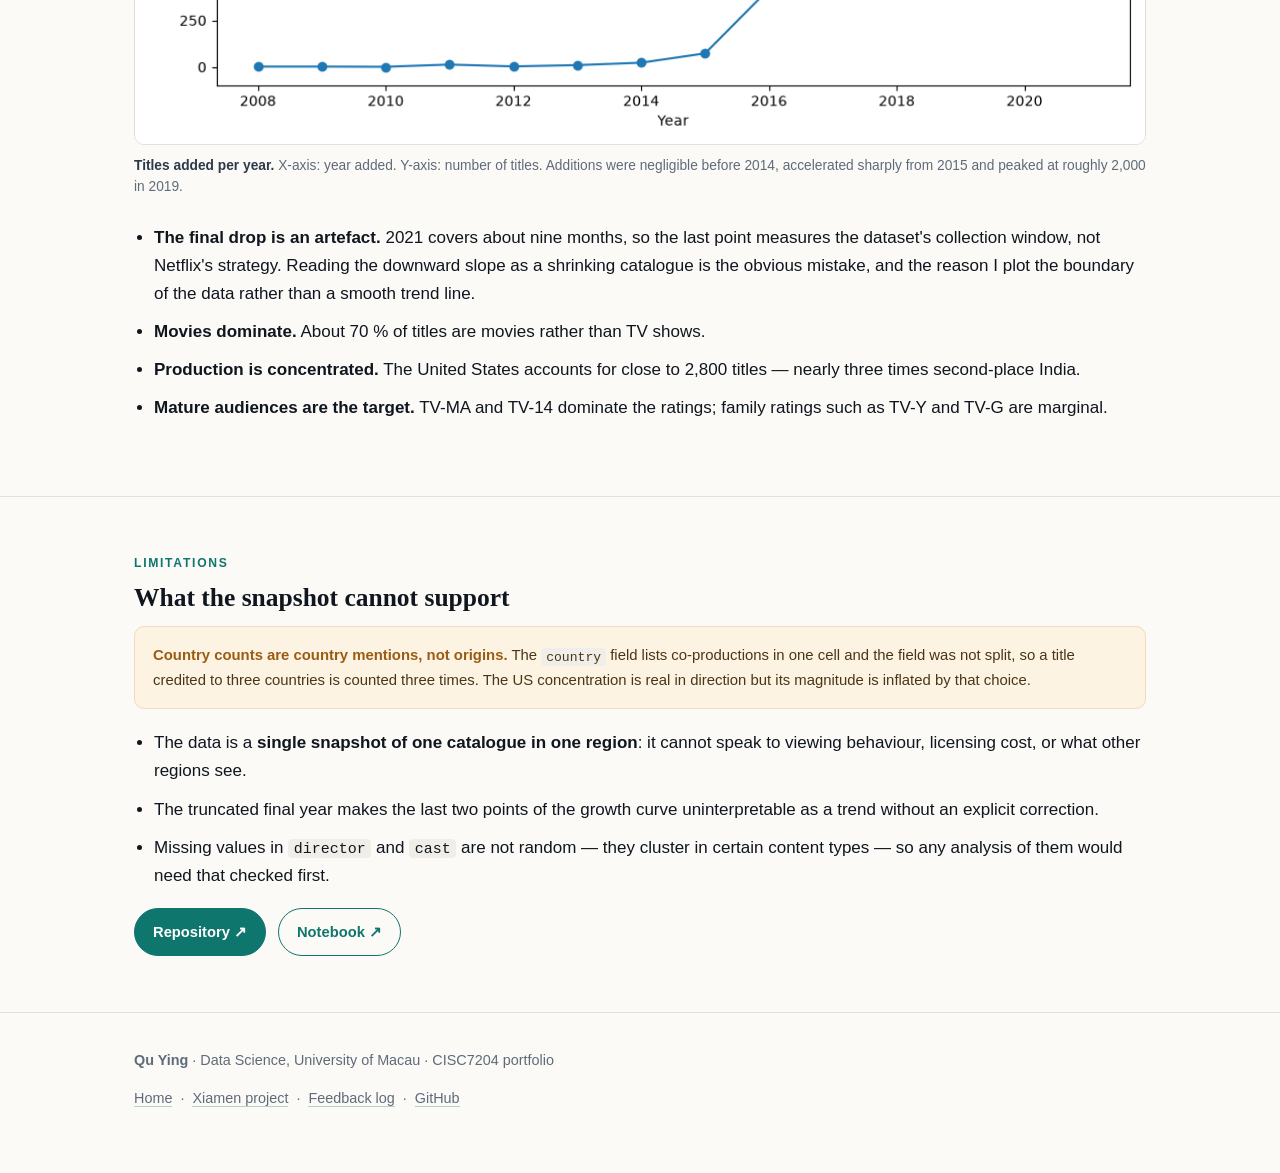
<file: projects/netflix.html>
<!DOCTYPE html>
<html lang="en">
<head>
<meta charset="utf-8">
<meta name="viewport" content="width=device-width, initial-scale=1">
<meta name="theme-color" content="#fbfaf6">
<title>Netflix catalogue analysis — Qu Ying</title>
<meta name="description" content="An exploratory analysis of the Netflix catalogue: growth by year, movie/TV composition, country concentration and audience ratings, with the limits of a snapshot dataset.">
<link rel="stylesheet" href="../assets/css/style.css">
</head>
<body>
<a class="skip" href="#main">Skip to content</a>

<header class="site">
  <div class="wrap">
    <a class="brand" href="../index.html">Qu Ying<span>.</span></a>
    <nav class="top" aria-label="Sections">
      <a href="../index.html#about">About</a>
      <a href="../index.html#skills">Skills</a>
      <a href="../index.html#projects">Projects</a>
      <a href="../feedback.html">Feedback log</a>
      <a href="https://github.com/qyyyyy123" target="_blank" rel="noopener">GitHub&nbsp;↗</a>
    </nav>
  </div>
</header>

<main id="main">
  <section class="hero" style="padding-bottom:20px;">
    <div class="wrap">
      <p class="eyebrow"><a href="../index.html#projects" style="border:none;">← Project showcase</a></p>
      <h1>Netflix catalogue analysis</h1>
      <p class="sub" style="max-width:70ch;">
        An exploratory project on a public snapshot of the Netflix catalogue — the kind of analysis
        that is easy to make look impressive and easy to get wrong, because the dataset is a
        photograph of a moving object.
      </p>
      <p class="meta" style="margin-top:16px;">
        <span>Self-directed analysis · course practice</span>
        <span>Python · pandas · matplotlib</span>
        <span><span class="status">Complete</span></span>
      </p>
    </div>
  </section>

  <section>
    <div class="wrap">
      <p class="eyebrow">The question</p>
      <h2>What changed in the catalogue</h2>
      <div class="research-q">
        What trends can be observed in the composition, growth, geographic origin and audience
        targeting of Netflix's movies and TV shows?
      </div>
      <p>
        Four angles: how the volume of additions changed over time, the movie/TV split, which
        countries the catalogue is credited to, and which age ratings dominate.
      </p>
    </div>
  </section>

  <section>
    <div class="wrap">
      <p class="eyebrow">The data</p>
      <h2>One table, twelve columns</h2>
      <p>
        <code>netflix_titles.csv</code> — 8,807 rows × 12 columns: <code>show_id</code>,
        <code>type</code>, <code>title</code>, <code>director</code>, <code>cast</code>,
        <code>country</code>, <code>date_added</code>, <code>release_year</code>,
        <code>rating</code>, <code>duration</code>, <code>listed_in</code>,
        <code>description</code>. The file is committed with the notebook, so the analysis is
        reproducible without a download.
      </p>
      <p class="small">
        Because it is a snapshot, the column that matters most is not <code>release_year</code> but
        <code>date_added</code>: the last entry is <strong>2021-09-25</strong>, so any year-on-year
        comparison has to account for the final year being only three-quarters complete.
      </p>
    </div>
  </section>

  <section>
    <div class="wrap">
      <p class="eyebrow">Result</p>
      <h2>Growth, then a cliff that is not a cliff</h2>
      <figure>
        <img src="../assets/img/netflix-titles-by-year.png"
             alt="Line chart of titles added to Netflix per year from 2008 to 2021: near zero before 2014, steep growth from 2015, a peak of about 2,000 titles in 2019, then 1,875 in 2020 and 1,500 in 2021."
             width="1000" height="500" loading="lazy" decoding="async">
        <figcaption>
          <b>Titles added per year.</b> X-axis: year added. Y-axis: number of titles. Additions were
          negligible before 2014, accelerated sharply from 2015 and peaked at roughly 2,000 in 2019.
        </figcaption>
      </figure>
      <ul class="findings">
        <li><strong>The final drop is an artefact.</strong> 2021 covers about nine months, so the last point measures the dataset's collection window, not Netflix's strategy. Reading the downward slope as a shrinking catalogue is the obvious mistake, and the reason I plot the boundary of the data rather than a smooth trend line.</li>
        <li><strong>Movies dominate.</strong> About 70 % of titles are movies rather than TV shows.</li>
        <li><strong>Production is concentrated.</strong> The United States accounts for close to 2,800 titles — nearly three times second-place India.</li>
        <li><strong>Mature audiences are the target.</strong> TV-MA and TV-14 dominate the ratings; family ratings such as TV-Y and TV-G are marginal.</li>
      </ul>
    </div>
  </section>

  <section>
    <div class="wrap">
      <p class="eyebrow">Limitations</p>
      <h2>What the snapshot cannot support</h2>
      <div class="callout">
        <strong>Country counts are country mentions, not origins.</strong> The <code>country</code>
        field lists co-productions in one cell and the field was not split, so a title credited to
        three countries is counted three times. The US concentration is real in direction but its
        magnitude is inflated by that choice.
      </div>
      <ul class="findings" style="margin-top:20px;">
        <li>The data is a <strong>single snapshot of one catalogue in one region</strong>: it cannot speak to viewing behaviour, licensing cost, or what other regions see.</li>
        <li>The truncated final year makes the last two points of the growth curve uninterpretable as a trend without an explicit correction.</li>
        <li>Missing values in <code>director</code> and <code>cast</code> are not random — they cluster in certain content types — so any analysis of them would need that checked first.</li>
      </ul>
      <div class="btnrow" style="margin-top:18px;">
        <a class="btn" href="https://github.com/qyyyyy123/data-science-project" target="_blank" rel="noopener">Repository ↗</a>
        <a class="btn ghost" href="https://github.com/qyyyyy123/data-science-project/blob/main/Netflix_Content_Analysis.ipynb" target="_blank" rel="noopener">Notebook ↗</a>
      </div>
    </div>
  </section>
</main>

<footer class="site">
  <div class="wrap">
    <p><strong>Qu Ying</strong> · Data Science, University of Macau · CISC7204 portfolio</p>
    <p>
      <a href="../index.html">Home</a> &nbsp;·&nbsp;
      <a href="xiamen.html">Xiamen project</a> &nbsp;·&nbsp;
      <a href="../feedback.html">Feedback log</a> &nbsp;·&nbsp;
      <a href="https://github.com/qyyyyy123" target="_blank" rel="noopener">GitHub</a>
    </p>
  </div>
</footer>

</body>
</html>
</file>
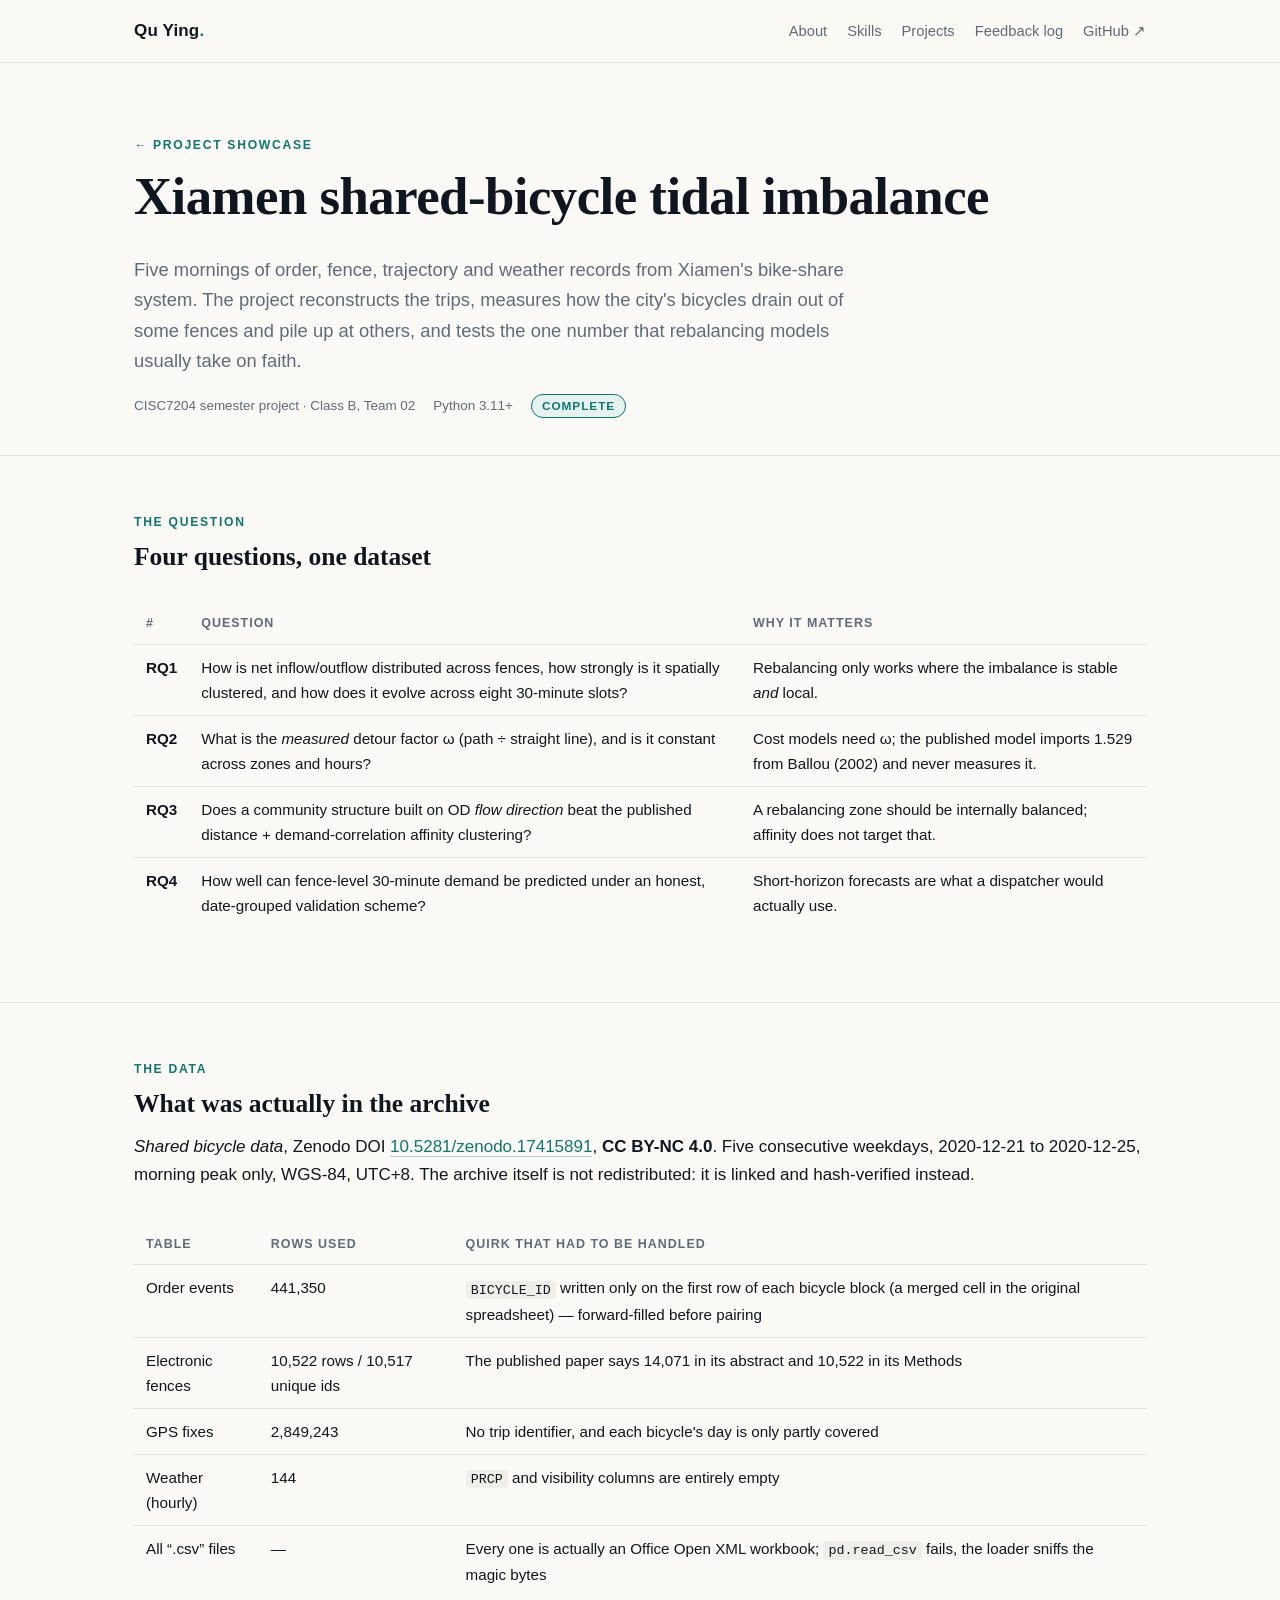
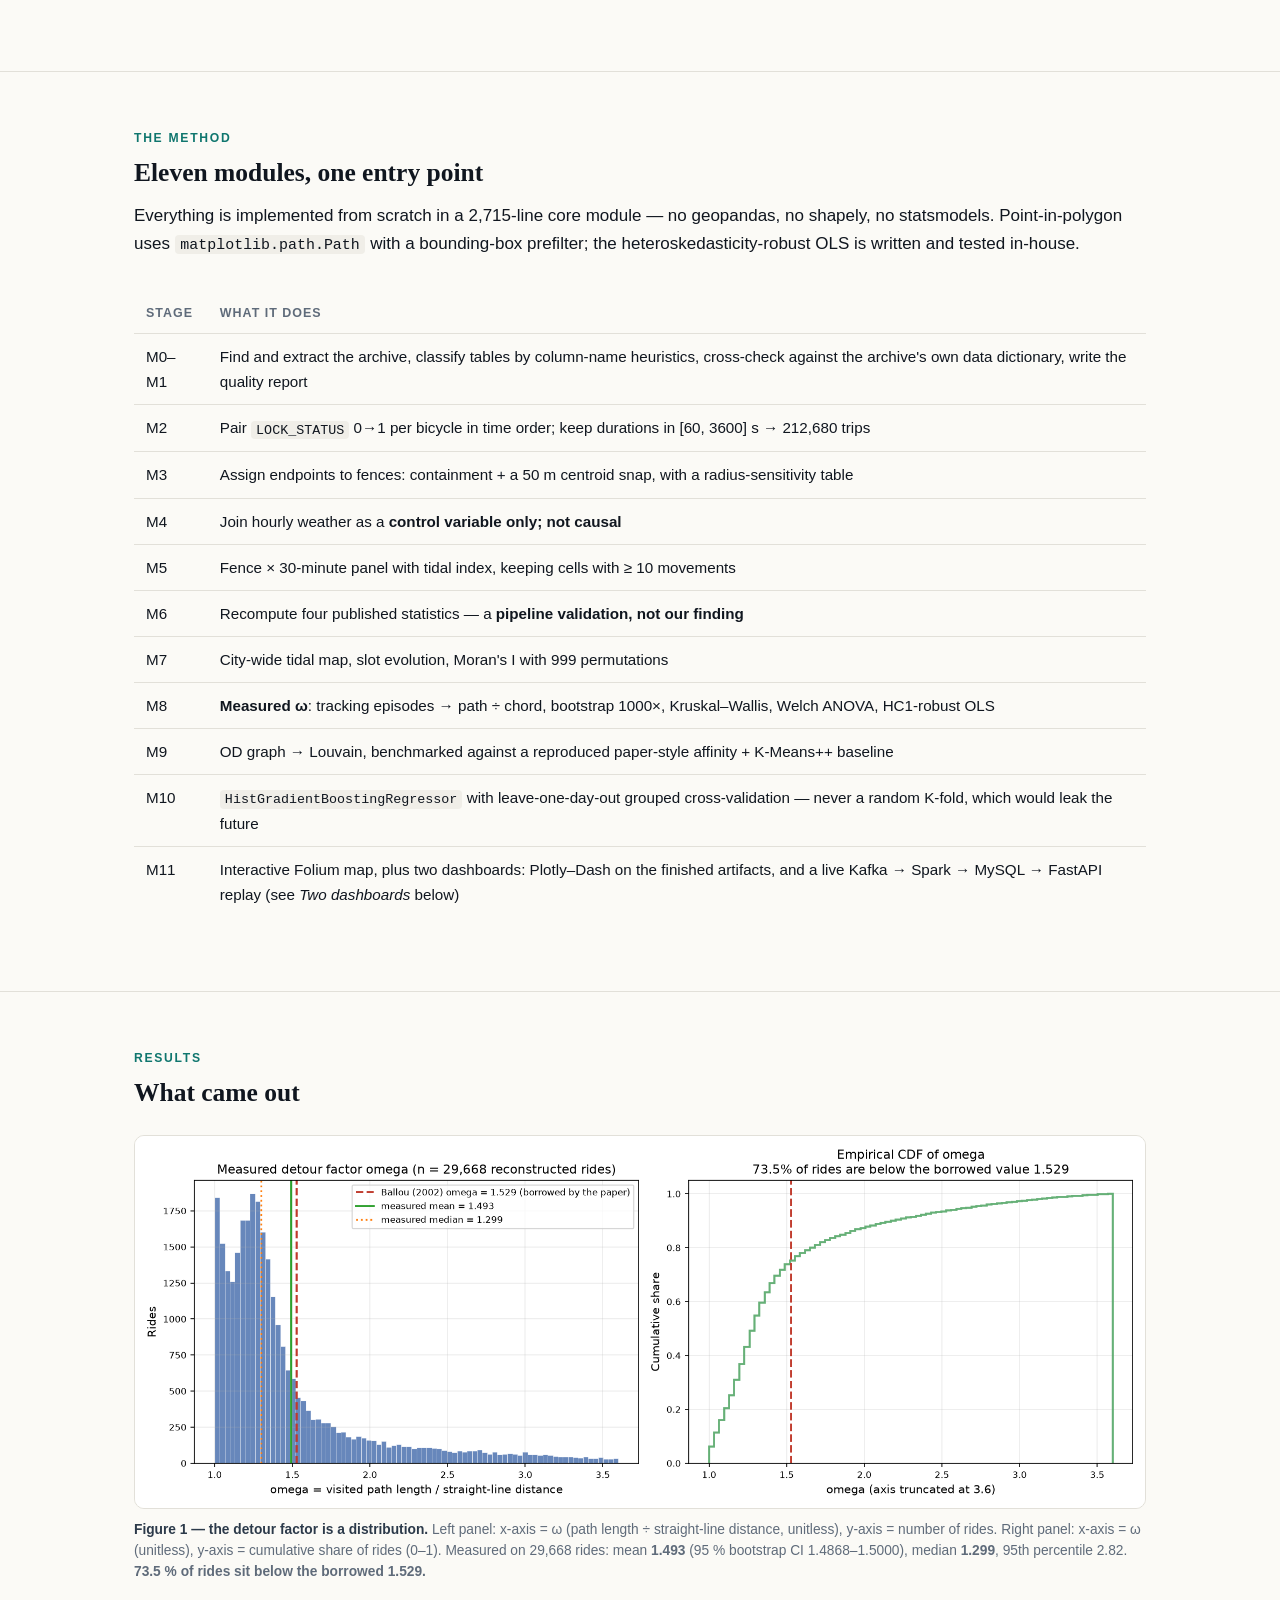
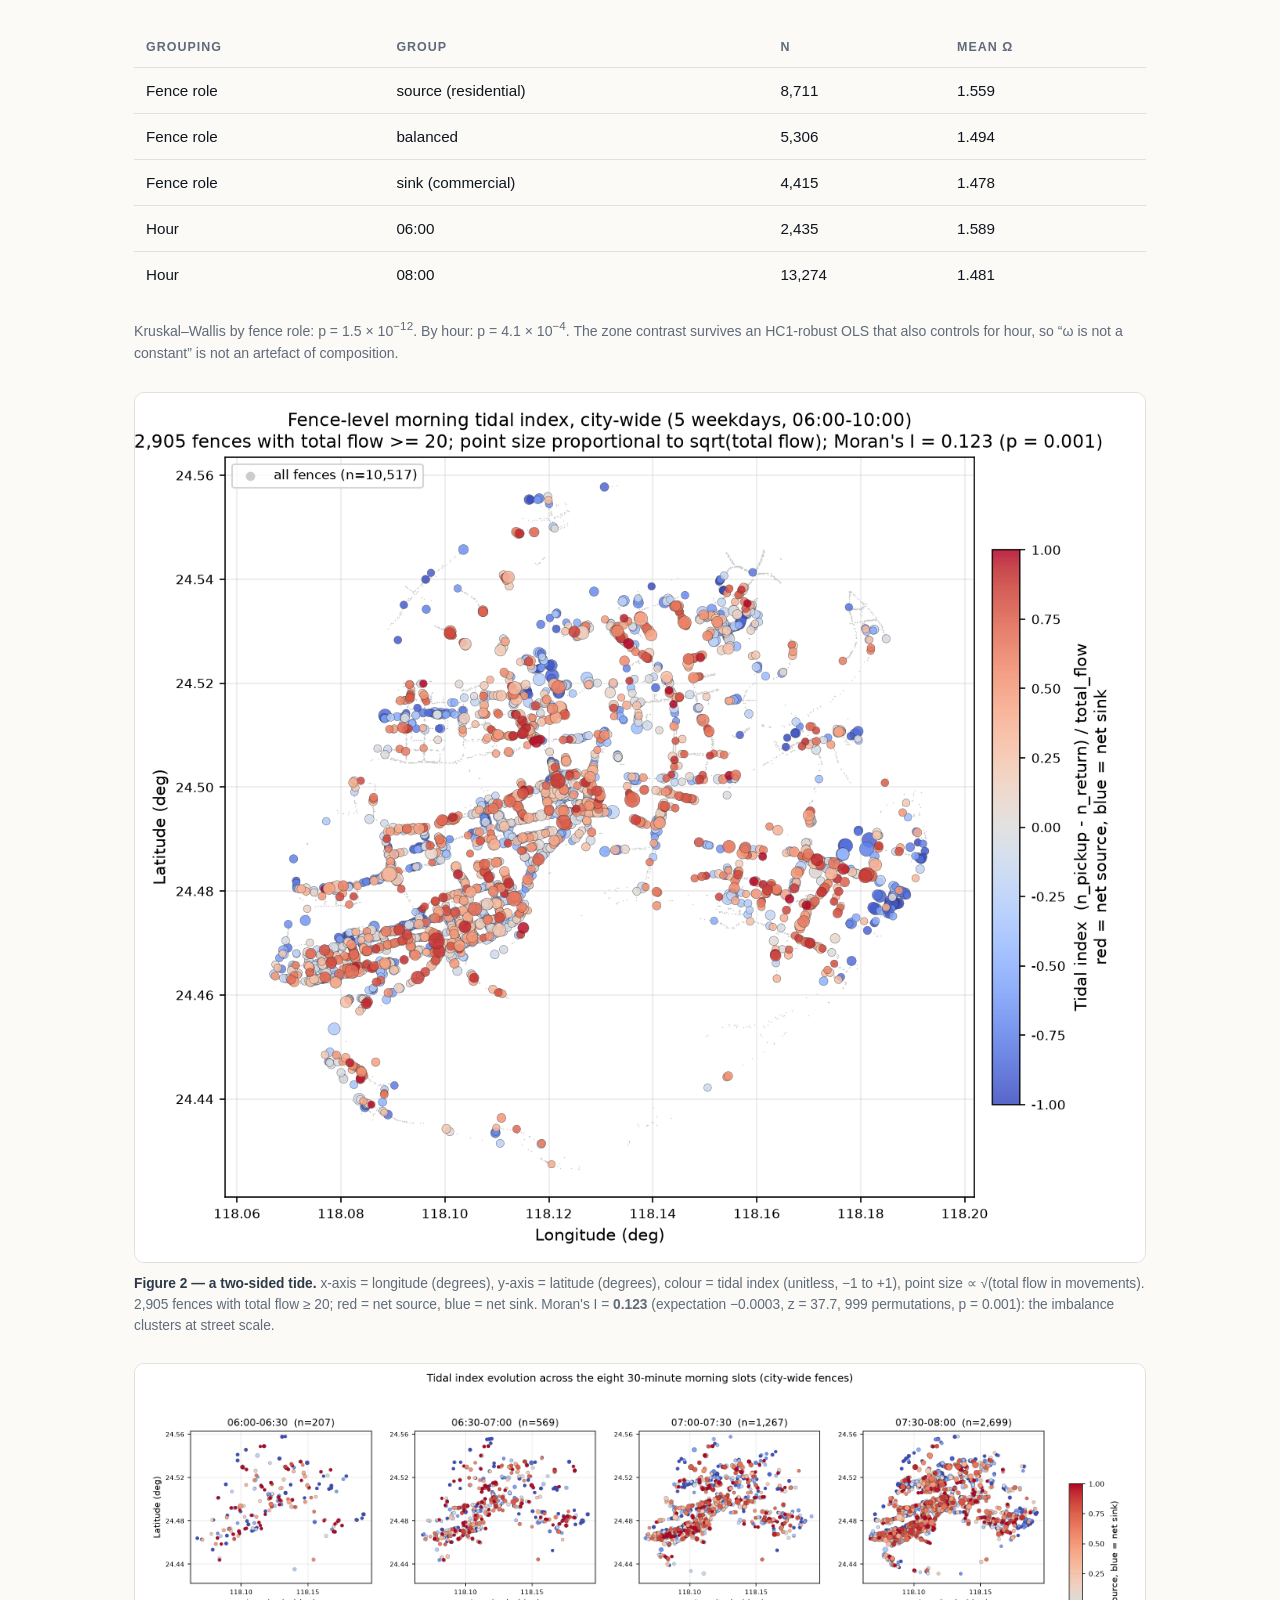
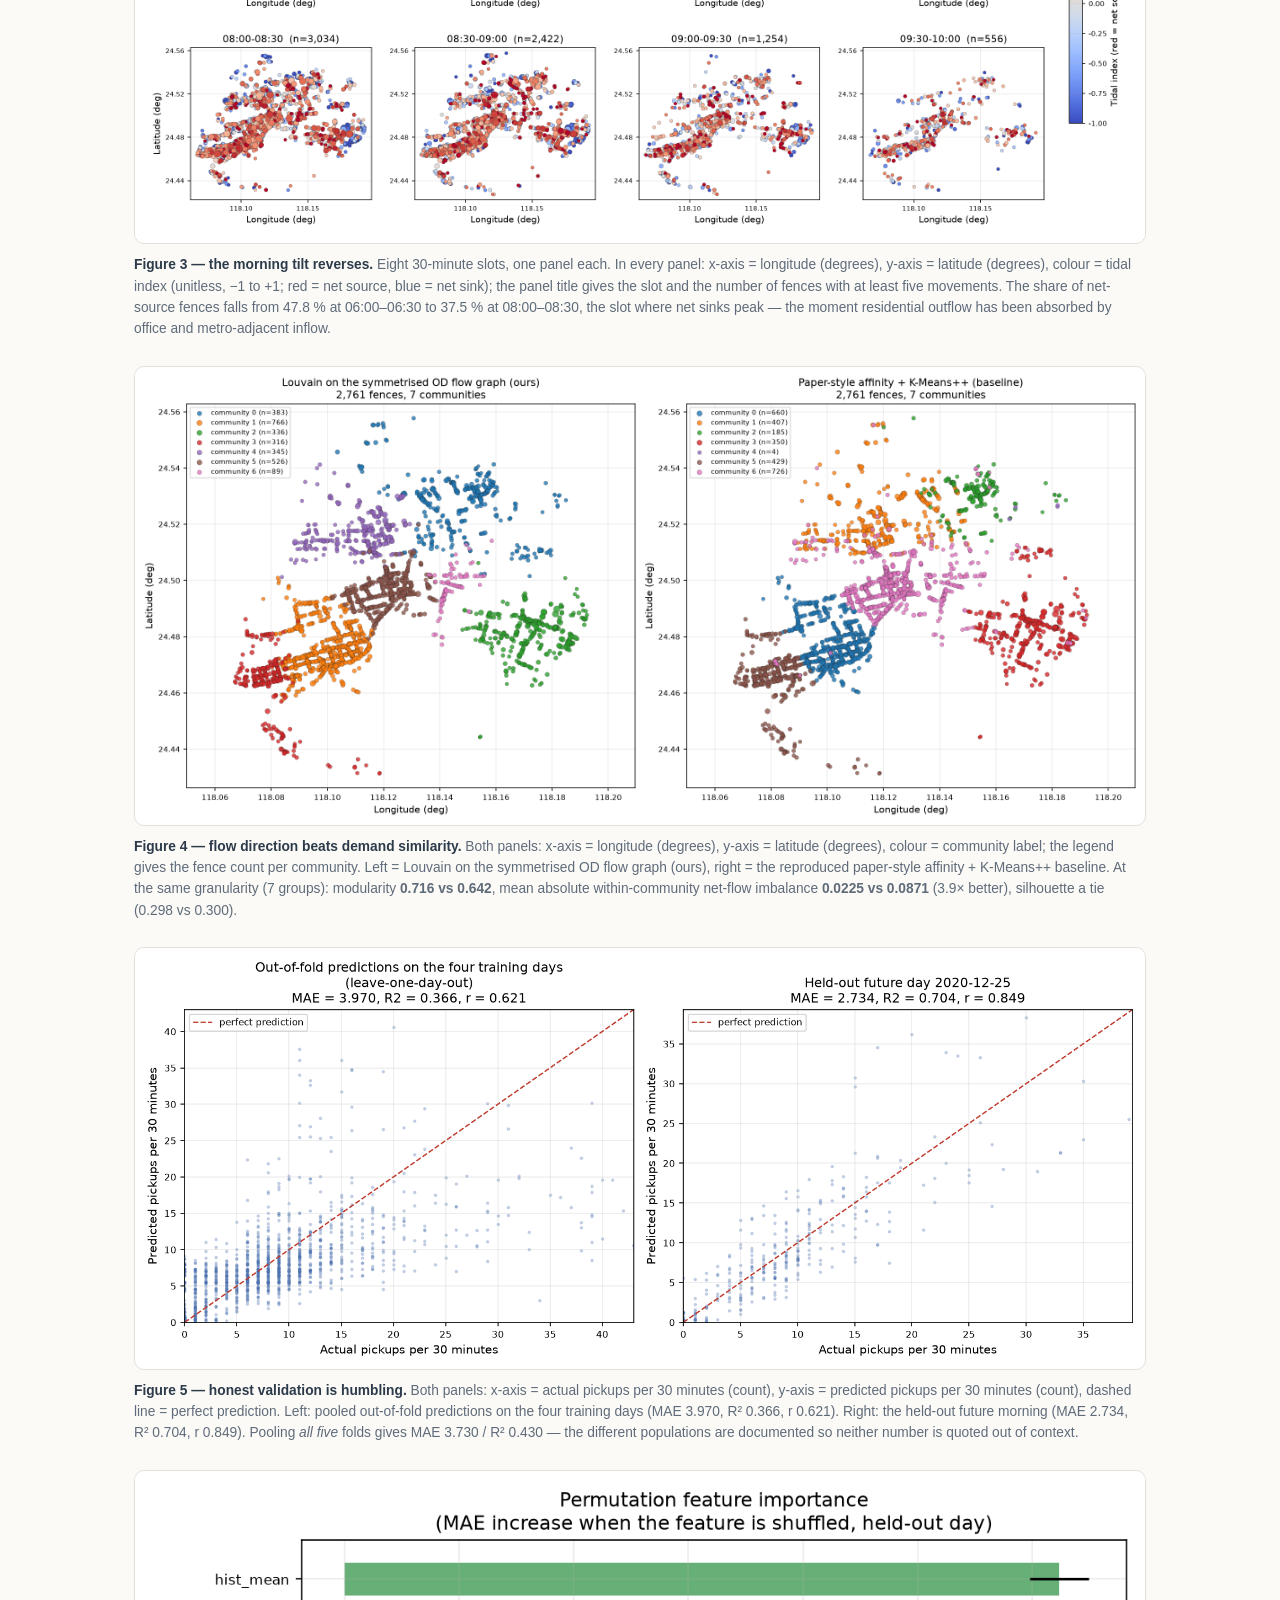
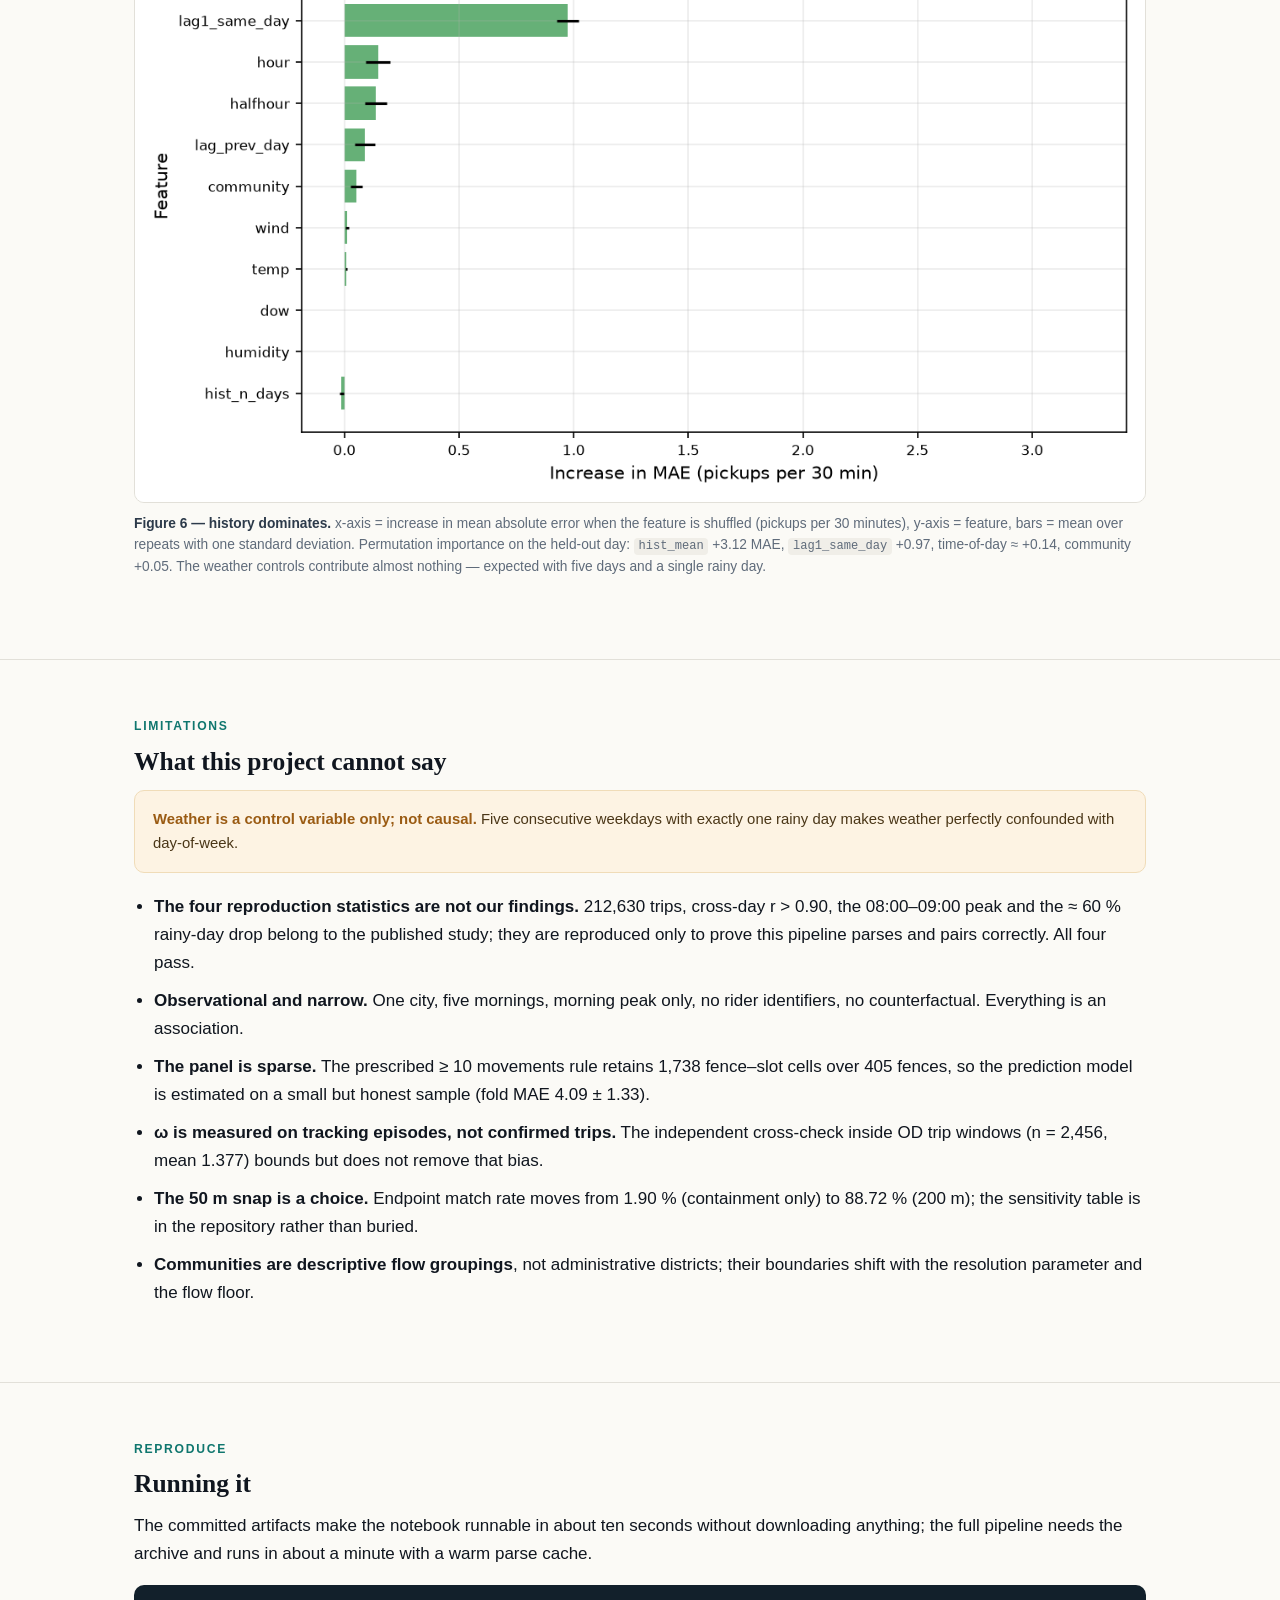
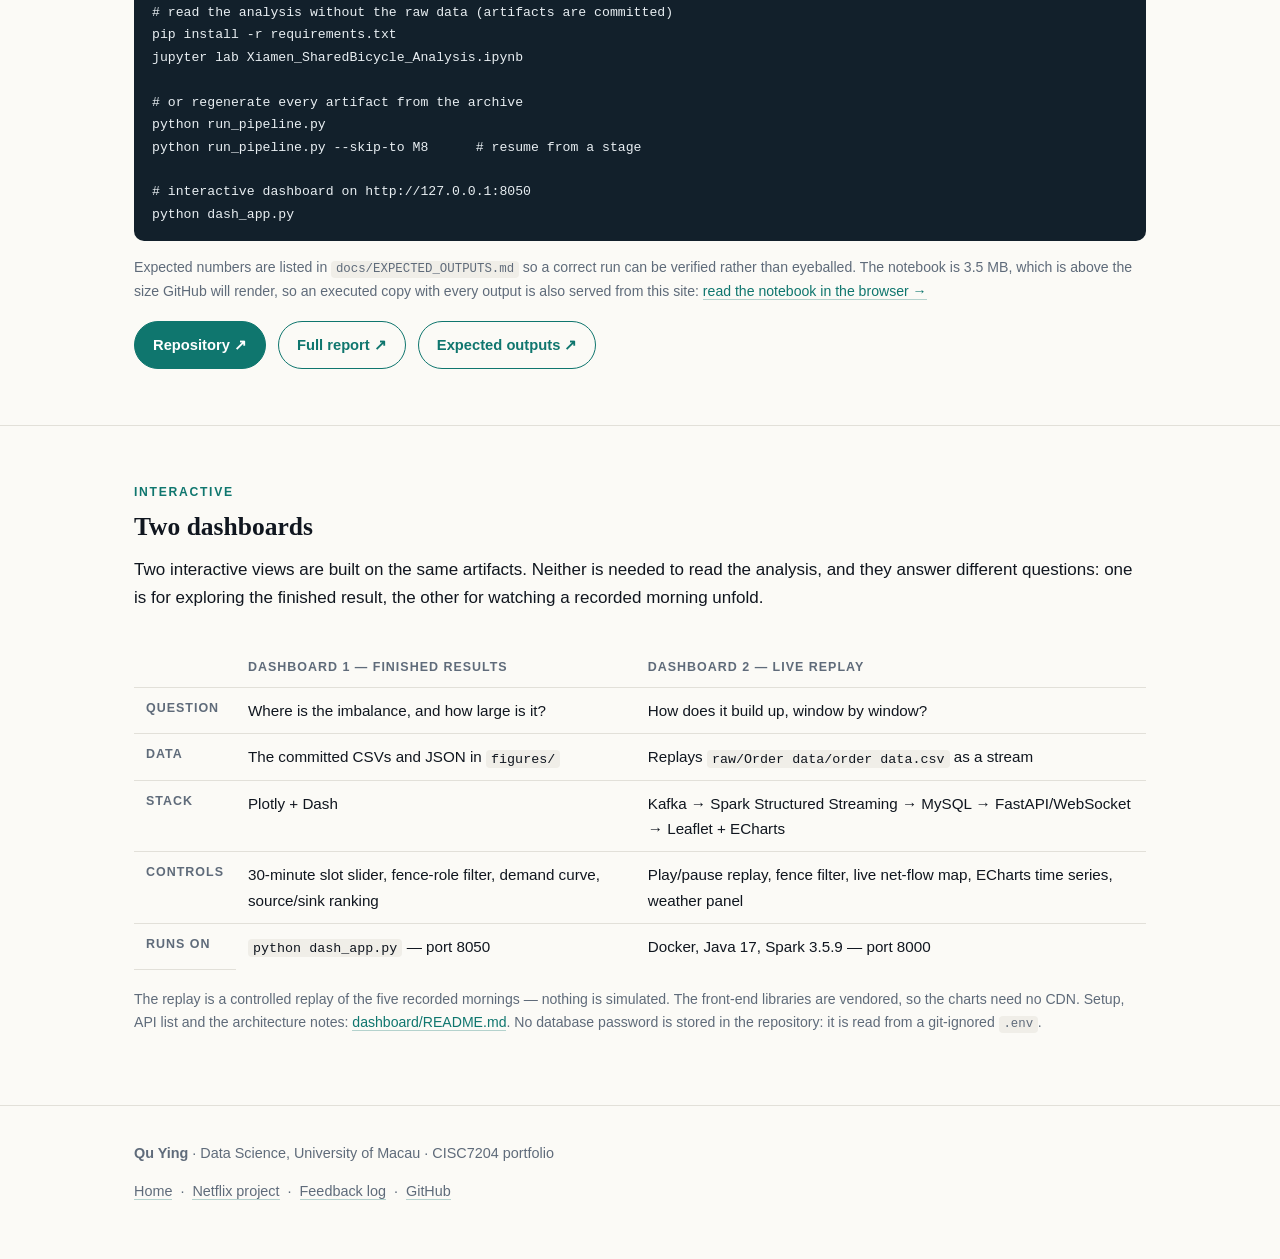
<file: projects/xiamen.html>
<!DOCTYPE html>
<html lang="en">
<head>
<meta charset="utf-8">
<meta name="viewport" content="width=device-width, initial-scale=1">
<meta name="theme-color" content="#fbfaf6">
<title>Xiamen shared-bicycle tidal imbalance — Qu Ying</title>
<meta name="description" content="Project deep dive: rebuilding 212,680 bike-share trips from five mornings of Xiamen data, measuring the detour factor omega, and comparing flow-based communities with a published affinity clustering.">
<link rel="stylesheet" href="../assets/css/style.css">
</head>
<body>
<a class="skip" href="#main">Skip to content</a>

<header class="site">
  <div class="wrap">
    <a class="brand" href="../index.html">Qu Ying<span>.</span></a>
    <nav class="top" aria-label="Sections">
      <a href="../index.html#about">About</a>
      <a href="../index.html#skills">Skills</a>
      <a href="../index.html#projects">Projects</a>
      <a href="../feedback.html">Feedback log</a>
      <a href="https://github.com/qyyyyy123" target="_blank" rel="noopener">GitHub&nbsp;↗</a>
    </nav>
  </div>
</header>

<main id="main">
  <section class="hero" style="padding-bottom:20px;">
    <div class="wrap">
      <p class="eyebrow"><a href="../index.html#projects" style="border:none;">← Project showcase</a></p>
      <h1>Xiamen shared-bicycle tidal imbalance</h1>
      <p class="sub" style="max-width:70ch;">
        Five mornings of order, fence, trajectory and weather records from Xiamen's bike-share system.
        The project reconstructs the trips, measures how the city's bicycles drain out of some fences
        and pile up at others, and tests the one number that rebalancing models usually take on
        faith.
      </p>
      <p class="meta" style="margin-top:16px;">
        <span>CISC7204 semester project · Class B, Team 02</span>
        <span>Python 3.11+</span>
        <span><span class="status">Complete</span></span>
      </p>
    </div>
  </section>

  <section>
    <div class="wrap">
      <p class="eyebrow">The question</p>
      <h2>Four questions, one dataset</h2>
      <div class="table-wrap">
        <table>
          <thead><tr><th scope="col">#</th><th scope="col">Question</th><th scope="col">Why it matters</th></tr></thead>
          <tbody>
            <tr>
              <td><strong>RQ1</strong></td>
              <td>How is net inflow/outflow distributed across fences, how strongly is it spatially clustered, and how does it evolve across eight 30-minute slots?</td>
              <td>Rebalancing only works where the imbalance is stable <em>and</em> local.</td>
            </tr>
            <tr>
              <td><strong>RQ2</strong></td>
              <td>What is the <em>measured</em> detour factor ω (path ÷ straight line), and is it constant across zones and hours?</td>
              <td>Cost models need ω; the published model imports 1.529 from Ballou (2002) and never measures it.</td>
            </tr>
            <tr>
              <td><strong>RQ3</strong></td>
              <td>Does a community structure built on OD <em>flow direction</em> beat the published distance + demand-correlation affinity clustering?</td>
              <td>A rebalancing zone should be internally balanced; affinity does not target that.</td>
            </tr>
            <tr>
              <td><strong>RQ4</strong></td>
              <td>How well can fence-level 30-minute demand be predicted under an honest, date-grouped validation scheme?</td>
              <td>Short-horizon forecasts are what a dispatcher would actually use.</td>
            </tr>
          </tbody>
        </table>
      </div>
    </div>
  </section>

  <section>
    <div class="wrap">
      <p class="eyebrow">The data</p>
      <h2>What was actually in the archive</h2>
      <p>
        <em>Shared bicycle data</em>, Zenodo DOI
        <a href="https://doi.org/10.5281/zenodo.17415891" target="_blank" rel="noopener">10.5281/zenodo.17415891</a>,
        <strong>CC BY-NC 4.0</strong>. Five consecutive weekdays, 2020-12-21 to 2020-12-25, morning
        peak only, WGS-84, UTC+8. The archive itself is not redistributed: it is linked and
        hash-verified instead.
      </p>
      <div class="table-wrap">
        <table>
          <thead><tr><th scope="col">Table</th><th scope="col">Rows used</th><th scope="col">Quirk that had to be handled</th></tr></thead>
          <tbody>
            <tr><td>Order events</td><td>441,350</td><td><code>BICYCLE_ID</code> written only on the first row of each bicycle block (a merged cell in the original spreadsheet) — forward-filled before pairing</td></tr>
            <tr><td>Electronic fences</td><td>10,522 rows / 10,517 unique ids</td><td>The published paper says 14,071 in its abstract and 10,522 in its Methods</td></tr>
            <tr><td>GPS fixes</td><td>2,849,243</td><td>No trip identifier, and each bicycle's day is only partly covered</td></tr>
            <tr><td>Weather (hourly)</td><td>144</td><td><code>PRCP</code> and visibility columns are entirely empty</td></tr>
            <tr><td>All “.csv” files</td><td>—</td><td>Every one is actually an Office Open XML workbook; <code>pd.read_csv</code> fails, the loader sniffs the magic bytes</td></tr>
          </tbody>
        </table>
      </div>
    </div>
  </section>

  <section>
    <div class="wrap">
      <p class="eyebrow">The method</p>
      <h2>Eleven modules, one entry point</h2>
      <p>
        Everything is implemented from scratch in a 2,715-line core module — no geopandas, no shapely,
        no statsmodels. Point-in-polygon uses <code>matplotlib.path.Path</code> with a bounding-box
        prefilter; the heteroskedasticity-robust OLS is written and tested in-house.
      </p>
      <div class="table-wrap">
        <table>
          <thead><tr><th scope="col">Stage</th><th scope="col">What it does</th></tr></thead>
          <tbody>
            <tr><td>M0–M1</td><td>Find and extract the archive, classify tables by column-name heuristics, cross-check against the archive's own data dictionary, write the quality report</td></tr>
            <tr><td>M2</td><td>Pair <code>LOCK_STATUS</code> 0→1 per bicycle in time order; keep durations in [60, 3600] s → 212,680 trips</td></tr>
            <tr><td>M3</td><td>Assign endpoints to fences: containment + a 50 m centroid snap, with a radius-sensitivity table</td></tr>
            <tr><td>M4</td><td>Join hourly weather as a <strong>control variable only; not causal</strong></td></tr>
            <tr><td>M5</td><td>Fence × 30-minute panel with tidal index, keeping cells with ≥ 10 movements</td></tr>
            <tr><td>M6</td><td>Recompute four published statistics — a <strong>pipeline validation, not our finding</strong></td></tr>
            <tr><td>M7</td><td>City-wide tidal map, slot evolution, Moran's I with 999 permutations</td></tr>
            <tr><td>M8</td><td><strong>Measured ω</strong>: tracking episodes → path ÷ chord, bootstrap 1000×, Kruskal–Wallis, Welch ANOVA, HC1-robust OLS</td></tr>
            <tr><td>M9</td><td>OD graph → Louvain, benchmarked against a reproduced paper-style affinity + K-Means++ baseline</td></tr>
            <tr><td>M10</td><td><code>HistGradientBoostingRegressor</code> with leave-one-day-out grouped cross-validation — never a random K-fold, which would leak the future</td></tr>
            <tr><td>M11</td><td>Interactive Folium map, plus two dashboards: Plotly–Dash on the finished artifacts, and a live Kafka → Spark → MySQL → FastAPI replay (see <em>Two dashboards</em> below)</td></tr>
          </tbody>
        </table>
      </div>
    </div>
  </section>

  <section>
    <div class="wrap">
      <p class="eyebrow">Results</p>
      <h2>What came out</h2>

      <figure>
        <img src="../assets/img/omega-distribution.png"
             alt="Histogram and empirical CDF of the measured detour factor omega over 29,668 rides, compared with the borrowed constant 1.529."
             width="1875" height="690" loading="lazy" decoding="async">
        <figcaption>
          <b>Figure 1 — the detour factor is a distribution.</b> Left panel: x-axis = ω (path length ÷
          straight-line distance, unitless), y-axis = number of rides. Right panel: x-axis = ω
          (unitless), y-axis = cumulative share of rides (0–1). Measured on 29,668 rides:
          mean <strong>1.493</strong> (95 % bootstrap CI 1.4868–1.5000), median <strong>1.299</strong>,
          95th percentile 2.82. <strong>73.5 % of rides sit below the borrowed 1.529.</strong>
        </figcaption>
      </figure>

      <div class="table-wrap">
        <table>
          <thead><tr><th scope="col">Grouping</th><th scope="col">Group</th><th scope="col">n</th><th scope="col">Mean ω</th></tr></thead>
          <tbody>
            <tr><td>Fence role</td><td>source (residential)</td><td>8,711</td><td>1.559</td></tr>
            <tr><td>Fence role</td><td>balanced</td><td>5,306</td><td>1.494</td></tr>
            <tr><td>Fence role</td><td>sink (commercial)</td><td>4,415</td><td>1.478</td></tr>
            <tr><td>Hour</td><td>06:00</td><td>2,435</td><td>1.589</td></tr>
            <tr><td>Hour</td><td>08:00</td><td>13,274</td><td>1.481</td></tr>
          </tbody>
        </table>
      </div>
      <p class="small">
        Kruskal–Wallis by fence role: p = 1.5 × 10<sup>−12</sup>. By hour: p = 4.1 × 10<sup>−4</sup>.
        The zone contrast survives an HC1-robust OLS that also controls for hour, so “ω is not a
        constant” is not an artefact of composition.
      </p>

      <figure>
        <img src="../assets/img/tidal-map.png"
             alt="City-wide map of Xiamen fences coloured by morning tidal index, red for net sources and blue for net sinks, point size proportional to total flow."
             width="1290" height="1110" loading="lazy" decoding="async">
        <figcaption>
          <b>Figure 2 — a two-sided tide.</b> x-axis = longitude (degrees), y-axis = latitude
          (degrees), colour = tidal index (unitless, −1 to +1), point size ∝ √(total flow in
          movements). 2,905 fences with total flow ≥ 20; red = net source, blue = net sink. Moran's
          I = <strong>0.123</strong> (expectation −0.0003, z = 37.7, 999 permutations, p = 0.001):
          the imbalance clusters at street scale.
        </figcaption>
      </figure>

      <figure>
        <img src="../assets/img/tidal-evolution.png"
             alt="Two by four panel showing the tidal index across eight consecutive thirty-minute slots from 06:00 to 10:00, with sources in red and sinks in blue."
             width="2400" height="1140" loading="lazy" decoding="async">
        <figcaption>
          <b>Figure 3 — the morning tilt reverses.</b> Eight 30-minute slots, one panel each. In every
          panel: x-axis = longitude (degrees), y-axis = latitude (degrees), colour = tidal index
          (unitless, −1 to +1; red = net source, blue = net sink); the panel title gives the slot and
          the number of fences with at least five movements. The share of net-source fences falls
          from 47.8 % at 06:00–06:30 to 37.5 % at 08:00–08:30, the slot where net sinks peak — the
          moment residential outflow has been absorbed by office and metro-adjacent inflow.
        </figcaption>
      </figure>

      <figure>
        <img src="../assets/img/communities.png"
             alt="Two maps comparing Louvain communities built on the origin-destination flow graph with a paper-style affinity clustering."
             width="2250" height="1020" loading="lazy" decoding="async">
        <figcaption>
          <b>Figure 4 — flow direction beats demand similarity.</b> Both panels: x-axis = longitude
          (degrees), y-axis = latitude (degrees), colour = community label; the legend gives the fence
          count per community. Left = Louvain on the symmetrised OD flow graph (ours), right = the
          reproduced paper-style affinity + K-Means++ baseline. At the same granularity (7 groups):
          modularity <strong>0.716 vs 0.642</strong>, mean absolute within-community net-flow
          imbalance <strong>0.0225 vs 0.0871</strong> (3.9× better), silhouette a tie (0.298 vs 0.300).
        </figcaption>
      </figure>

      <figure>
        <img src="../assets/img/prediction.png"
             alt="Two scatter panels of predicted versus actual pickups per 30 minutes: out-of-fold predictions on training days and predictions on a held-out future day."
             width="1800" height="750" loading="lazy" decoding="async">
        <figcaption>
          <b>Figure 5 — honest validation is humbling.</b> Both panels: x-axis = actual pickups per
          30 minutes (count), y-axis = predicted pickups per 30 minutes (count), dashed line = perfect
          prediction. Left: pooled out-of-fold predictions on the four training days (MAE 3.970,
          R² 0.366, r 0.621). Right: the held-out future morning (MAE 2.734, R² 0.704, r 0.849).
          Pooling <em>all five</em> folds gives MAE 3.730 / R² 0.430 — the different populations are
          documented so neither number is quoted out of context.
        </figcaption>
      </figure>

      <figure>
        <img src="../assets/img/feature-importance.png"
             alt="Bar chart of permutation importance: increase in mean absolute error when each feature is shuffled, dominated by the historical mean and the previous slot of the same day."
             width="1200" height="750" loading="lazy" decoding="async">
        <figcaption>
          <b>Figure 6 — history dominates.</b> x-axis = increase in mean absolute error when the
          feature is shuffled (pickups per 30 minutes), y-axis = feature, bars = mean over repeats with
          one standard deviation. Permutation importance on the held-out day:
          <code>hist_mean</code> +3.12 MAE, <code>lag1_same_day</code> +0.97, time-of-day ≈ +0.14,
          community +0.05. The weather controls contribute almost nothing — expected with five days
          and a single rainy day.
        </figcaption>
      </figure>
    </div>
  </section>

  <section>
    <div class="wrap">
      <p class="eyebrow">Limitations</p>
      <h2>What this project cannot say</h2>
      <div class="callout">
        <strong>Weather is a control variable only; not causal.</strong> Five consecutive weekdays
        with exactly one rainy day makes weather perfectly confounded with day-of-week.
      </div>
      <ul class="findings" style="margin-top:20px;">
        <li><strong>The four reproduction statistics are not our findings.</strong> 212,630 trips, cross-day r &gt; 0.90, the 08:00–09:00 peak and the ≈ 60 % rainy-day drop belong to the published study; they are reproduced only to prove this pipeline parses and pairs correctly. All four pass.</li>
        <li><strong>Observational and narrow.</strong> One city, five mornings, morning peak only, no rider identifiers, no counterfactual. Everything is an association.</li>
        <li><strong>The panel is sparse.</strong> The prescribed ≥ 10 movements rule retains 1,738 fence–slot cells over 405 fences, so the prediction model is estimated on a small but honest sample (fold MAE 4.09 ± 1.33).</li>
        <li><strong>ω is measured on tracking episodes, not confirmed trips.</strong> The independent cross-check inside OD trip windows (n = 2,456, mean 1.377) bounds but does not remove that bias.</li>
        <li><strong>The 50 m snap is a choice.</strong> Endpoint match rate moves from 1.90 % (containment only) to 88.72 % (200 m); the sensitivity table is in the repository rather than buried.</li>
        <li><strong>Communities are descriptive flow groupings</strong>, not administrative districts; their boundaries shift with the resolution parameter and the flow floor.</li>
      </ul>
    </div>
  </section>

  <section>
    <div class="wrap">
      <p class="eyebrow">Reproduce</p>
      <h2>Running it</h2>
      <p>
        The committed artifacts make the notebook runnable in about ten seconds without downloading
        anything; the full pipeline needs the archive and runs in about a minute with a warm parse
        cache.
      </p>
      <pre><code># read the analysis without the raw data (artifacts are committed)
pip install -r requirements.txt
jupyter lab Xiamen_SharedBicycle_Analysis.ipynb

# or regenerate every artifact from the archive
python run_pipeline.py
python run_pipeline.py --skip-to M8      # resume from a stage

# interactive dashboard on http://127.0.0.1:8050
python dash_app.py</code></pre>
      <p class="small">
        Expected numbers are listed in <code>docs/EXPECTED_OUTPUTS.md</code> so a correct run can be
        verified rather than eyeballed. The notebook is 3.5 MB, which is above the size GitHub will
        render, so an executed copy with every output is also served from this site:
        <a href="../notebook.html">read the notebook in the browser →</a>
      </p>
      <div class="btnrow" style="margin-top:18px;">
        <a class="btn" href="https://github.com/qyyyyy123/cisc7204-semester-project" target="_blank" rel="noopener">Repository ↗</a>
        <a class="btn ghost" href="https://github.com/qyyyyy123/cisc7204-semester-project/blob/main/docs/FINAL_REPORT.md" target="_blank" rel="noopener">Full report ↗</a>
        <a class="btn ghost" href="https://github.com/qyyyyy123/cisc7204-semester-project/blob/main/docs/EXPECTED_OUTPUTS.md" target="_blank" rel="noopener">Expected outputs ↗</a>
      </div>
    </div>
  </section>

  <section>
    <div class="wrap">
      <p class="eyebrow">Interactive</p>
      <h2>Two dashboards</h2>
      <p>
        Two interactive views are built on the same artifacts. Neither is needed to read the
        analysis, and they answer different questions: one is for exploring the finished result, the
        other for watching a recorded morning unfold.
      </p>
      <div class="table-wrap">
        <table>
          <thead>
            <tr>
              <th scope="col"></th>
              <th scope="col">Dashboard 1 — finished results</th>
              <th scope="col">Dashboard 2 — live replay</th>
            </tr>
          </thead>
          <tbody>
            <tr>
              <th scope="row">Question</th>
              <td>Where is the imbalance, and how large is it?</td>
              <td>How does it build up, window by window?</td>
            </tr>
            <tr>
              <th scope="row">Data</th>
              <td>The committed CSVs and JSON in <code>figures/</code></td>
              <td>Replays <code>raw/Order data/order data.csv</code> as a stream</td>
            </tr>
            <tr>
              <th scope="row">Stack</th>
              <td>Plotly + Dash</td>
              <td>Kafka → Spark Structured Streaming → MySQL → FastAPI/WebSocket → Leaflet + ECharts</td>
            </tr>
            <tr>
              <th scope="row">Controls</th>
              <td>30-minute slot slider, fence-role filter, demand curve, source/sink ranking</td>
              <td>Play/pause replay, fence filter, live net-flow map, ECharts time series, weather panel</td>
            </tr>
            <tr>
              <th scope="row">Runs on</th>
              <td><code>python dash_app.py</code> — port 8050</td>
              <td>Docker, Java 17, Spark 3.5.9 — port 8000</td>
            </tr>
          </tbody>
        </table>
      </div>
      <p class="small">
        The replay is a controlled replay of the five recorded mornings — nothing is simulated. The
        front-end libraries are vendored, so the charts need no CDN. Setup, API list and the
        architecture notes:
        <a href="https://github.com/qyyyyy123/cisc7204-semester-project/tree/main/dashboard" target="_blank" rel="noopener">dashboard/README.md</a>.
        No database password is stored in the repository: it is read from a git-ignored
        <code>.env</code>.
      </p>
    </div>
  </section>
</main>

<footer class="site">
  <div class="wrap">
    <p><strong>Qu Ying</strong> · Data Science, University of Macau · CISC7204 portfolio</p>
    <p>
      <a href="../index.html">Home</a> &nbsp;·&nbsp;
      <a href="netflix.html">Netflix project</a> &nbsp;·&nbsp;
      <a href="../feedback.html">Feedback log</a> &nbsp;·&nbsp;
      <a href="https://github.com/qyyyyy123" target="_blank" rel="noopener">GitHub</a>
    </p>
  </div>
</footer>

</body>
</html>
</file>
<file: assets/css/style.css>
/* ---------------------------------------------------------------
   Qu Ying — Data Science Portfolio
   Single stylesheet, no external dependencies, works offline.
   --------------------------------------------------------------- */

:root {
  --ink: #10161f;
  --ink-soft: #2c3a4a;
  --muted: #5f6b7a;
  --line: #e2e0d9;
  --paper: #fbfaf6;
  --card: #ffffff;
  --accent: #0f766e;
  --accent-soft: #e6f2f0;
  --warn: #9a5b13;
  --warn-soft: #fdf3e3;
  --max: 1060px;
  --radius: 14px;
}

* { box-sizing: border-box; }

html { scroll-behavior: smooth; }

body {
  margin: 0;
  background: var(--paper);
  color: var(--ink);
  font-family: -apple-system, BlinkMacSystemFont, "Segoe UI", Roboto, "Helvetica Neue",
               "Noto Sans", Arial, sans-serif;
  font-size: 17px;
  line-height: 1.65;
  -webkit-font-smoothing: antialiased;
}

h1, h2, h3, h4 {
  font-family: "Iowan Old Style", "Palatino Linotype", Palatino, Georgia, serif;
  font-weight: 600;
  line-height: 1.2;
  color: var(--ink);
  margin: 0 0 .5em;
}

p { margin: 0 0 1em; }

a { color: var(--accent); text-decoration: none; border-bottom: 1px solid rgba(15,118,110,.3); }
a:hover { border-bottom-color: var(--accent); }

code, pre {
  font-family: ui-monospace, SFMono-Regular, "SF Mono", Menlo, Consolas, monospace;
  font-size: .88em;
}
code { background: #f0eee8; padding: .12em .38em; border-radius: 4px; }
pre {
  background: #12202b; color: #e8eef2; padding: 16px 18px; border-radius: 10px;
  overflow-x: auto; line-height: 1.5;
}
pre code { background: none; color: inherit; padding: 0; }

/* ---------- layout ---------- */

.wrap { max-width: var(--max); margin: 0 auto; padding: 0 24px; }

section { padding: 56px 0; border-top: 1px solid var(--line); }
section:first-of-type { border-top: none; }

.eyebrow {
  font-size: .76rem; letter-spacing: .14em; text-transform: uppercase;
  color: var(--accent); font-weight: 700; margin: 0 0 10px;
}

.lede { font-size: 1.12rem; color: var(--ink-soft); }

/* ---------- header ---------- */

header.site {
  position: sticky; top: 0; z-index: 50;
  background: rgba(251,250,246,.92);
  backdrop-filter: saturate(180%) blur(8px);
  border-bottom: 1px solid var(--line);
}
header.site .wrap {
  display: flex; align-items: center; justify-content: space-between;
  gap: 18px; min-height: 62px;
}
.brand { font-weight: 700; letter-spacing: .01em; border: none; color: var(--ink); }
.brand span { color: var(--accent); }
nav.top { display: flex; flex-wrap: wrap; gap: 20px; font-size: .92rem; }
nav.top a { color: var(--muted); border: none; }
nav.top a:hover { color: var(--ink); }

/* ---------- hero ---------- */

.hero { padding: 72px 0 60px; }
.hero-grid { display: grid; grid-template-columns: 1fr; gap: 28px; }
.hero h1 { font-size: clamp(2.1rem, 5vw, 3.3rem); letter-spacing: -.01em; }
.hero h1 em { font-style: normal; color: var(--accent); }
.hero .sub { font-size: 1.15rem; color: var(--muted); max-width: 62ch; }

.tagrow { display: flex; flex-wrap: wrap; gap: 8px; margin: 22px 0 26px; }
.tag {
  font-size: .8rem; padding: 5px 11px; border-radius: 999px;
  background: var(--card); border: 1px solid var(--line); color: var(--ink-soft);
}

.btnrow { display: flex; flex-wrap: wrap; gap: 12px; }
.btn {
  display: inline-block; padding: 11px 18px; border-radius: 999px;
  font-size: .92rem; font-weight: 600; border: 1px solid var(--accent);
  color: #fff; background: var(--accent);
}
.btn:hover { background: #0c5f59; border-color: #0c5f59; }
.btn.ghost { background: transparent; color: var(--accent); }
.btn.ghost:hover { background: var(--accent-soft); }

/* ---------- cards & grids ---------- */

.card {
  background: var(--card); border: 1px solid var(--line); border-radius: var(--radius);
  padding: 26px 28px;
}

.grid-2 { display: grid; grid-template-columns: repeat(2, minmax(0, 1fr)); gap: 20px; }
.grid-3 { display: grid; grid-template-columns: repeat(3, minmax(0, 1fr)); gap: 20px; }

/* ---------- tables ---------- */

table { width: 100%; border-collapse: collapse; margin: 18px 0; font-size: .95rem; }
th, td { text-align: left; padding: 10px 12px; border-bottom: 1px solid var(--line); vertical-align: top; }
th { font-size: .78rem; text-transform: uppercase; letter-spacing: .08em; color: var(--muted); font-weight: 700; }
tbody tr:last-child td { border-bottom: none; }
.table-wrap { overflow-x: auto; }

/* ---------- figures ---------- */

figure { margin: 26px 0; }
figure img {
  display: block; width: 100%; height: auto;
  border: 1px solid var(--line); border-radius: 10px; background: #fff;
}
figcaption {
  font-size: .86rem; color: var(--muted); margin-top: 10px; line-height: 1.55;
}
figcaption b { color: var(--ink-soft); }

/* ---------- project blocks ---------- */

.project-head { display: flex; flex-wrap: wrap; align-items: baseline; gap: 12px; }
.project-head h3 { margin: 0; font-size: 1.6rem; }

.status {
  font-size: .74rem; font-weight: 700; letter-spacing: .08em; text-transform: uppercase;
  padding: 4px 10px; border-radius: 999px; background: var(--accent-soft); color: var(--accent);
  white-space: nowrap;
}
.status.wip { background: var(--warn-soft); color: var(--warn); }

.meta {
  font-size: .84rem; color: var(--muted); margin: 6px 0 18px;
  display: flex; flex-wrap: wrap; gap: 8px 18px;
}

.research-q {
  border-left: 3px solid var(--accent); padding: 4px 0 4px 16px;
  font-size: 1.02rem; color: var(--ink-soft); margin: 20px 0;
}

.findings { padding-left: 20px; margin: 0 0 18px; }
.findings li { margin-bottom: 10px; }

.callout {
  background: var(--warn-soft); border: 1px solid #f0dcb8; border-radius: 10px;
  padding: 16px 18px; font-size: .93rem; color: #4a3617;
}
.callout strong { color: var(--warn); }

.kpis { display: grid; grid-template-columns: repeat(4, minmax(0,1fr)); gap: 14px; margin: 24px 0; }
.kpi { background: var(--card); border: 1px solid var(--line); border-radius: 10px; padding: 14px 16px; }
.kpi .n { font-family: "Iowan Old Style", Palatino, Georgia, serif; font-size: 1.5rem; color: var(--accent); }
.kpi .l { font-size: .78rem; color: var(--muted); text-transform: uppercase; letter-spacing: .06em; }

/* ---------- footer ---------- */

footer.site {
  border-top: 1px solid var(--line); padding: 36px 0 48px; color: var(--muted); font-size: .9rem;
}
footer.site a { color: var(--muted); }

/* ---------- misc ---------- */

.small { font-size: .88rem; color: var(--muted); }
.divider { height: 1px; background: var(--line); margin: 40px 0; }
.checklist { list-style: none; padding: 0; margin: 0; }
.checklist li { padding-left: 26px; position: relative; margin-bottom: 9px; font-size: .95rem; }
.checklist li::before {
  content: "✓"; position: absolute; left: 0; top: 0; color: var(--accent); font-weight: 700;
}
.skip { position: absolute; left: -9999px; }
.skip:focus { left: 12px; top: 8px; background: #fff; padding: 8px 12px; z-index: 100; border-radius: 6px; }

/* ---------- responsive ---------- */

@media (max-width: 860px) {
  .grid-2, .grid-3 { grid-template-columns: 1fr; }
  .kpis { grid-template-columns: repeat(2, minmax(0,1fr)); }
  section { padding: 44px 0; }
  .hero { padding: 48px 0 40px; }
  body { font-size: 16px; }
}

@media (max-width: 560px) {
  header.site .wrap { flex-direction: column; align-items: flex-start; gap: 6px; padding-bottom: 10px; }
  nav.top { gap: 14px; font-size: .86rem; }
  .card { padding: 20px; }
}

@media print {
  header.site, .btnrow, footer.site { display: none; }
  body { background: #fff; font-size: 11pt; }
  section { page-break-inside: avoid; }
}

/* ---------- accessibility ---------- */

/* Keyboard users need to see where they are; the rounded corners otherwise hide
   the default focus ring on buttons and links. */
a:focus-visible,
.btn:focus-visible {
  outline: 3px solid var(--accent);
  outline-offset: 3px;
  border-radius: 4px;
}

/* Never animate for someone who asked the system not to. */
@media (prefers-reduced-motion: reduce) {
  html { scroll-behavior: auto; }
  * { transition: none !important; animation: none !important; }
}

/* A horizontally scrolling table should still announce focus. */
.table-wrap:focus-within { outline: 3px solid var(--accent-soft); outline-offset: 2px; }

/* The status pill is the only place colour carries meaning, so it also carries a
   border and the word itself: no colour-only signal. */
.status { border: 1px solid currentColor; }
</file>
